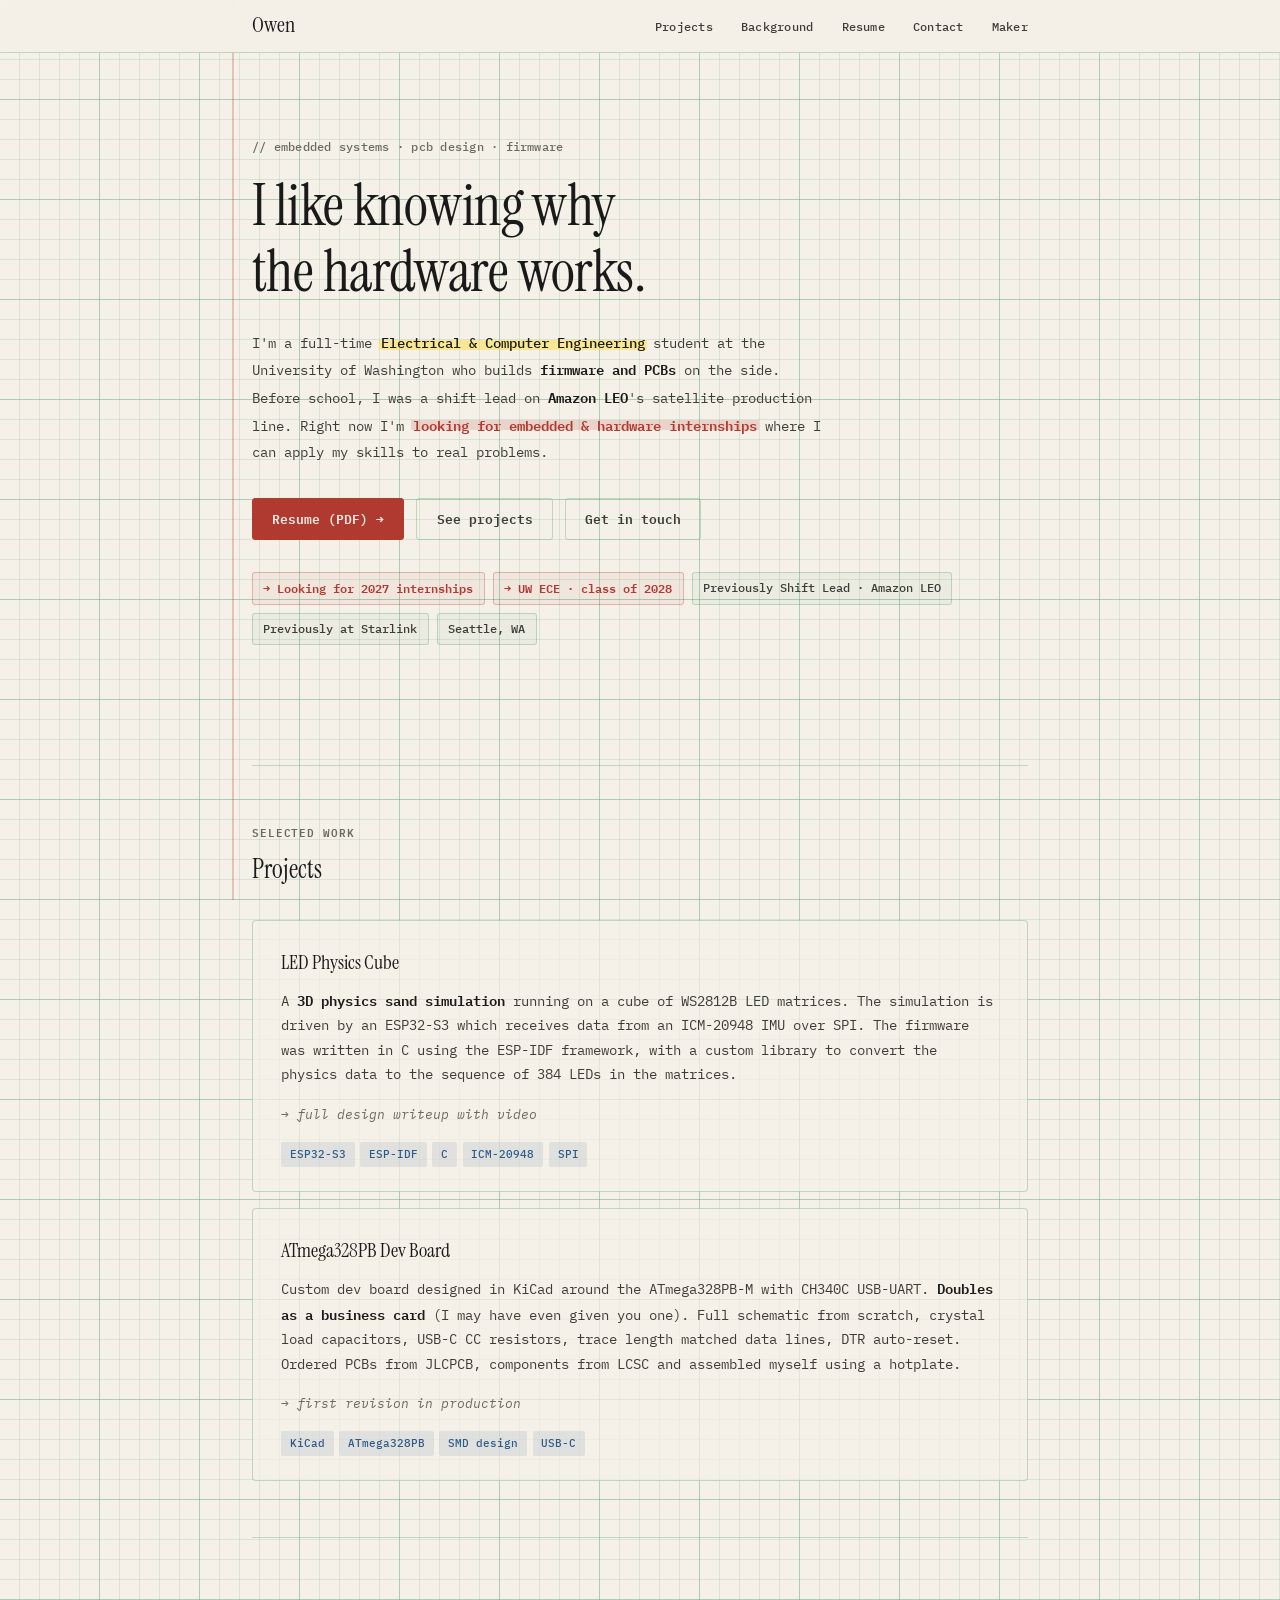
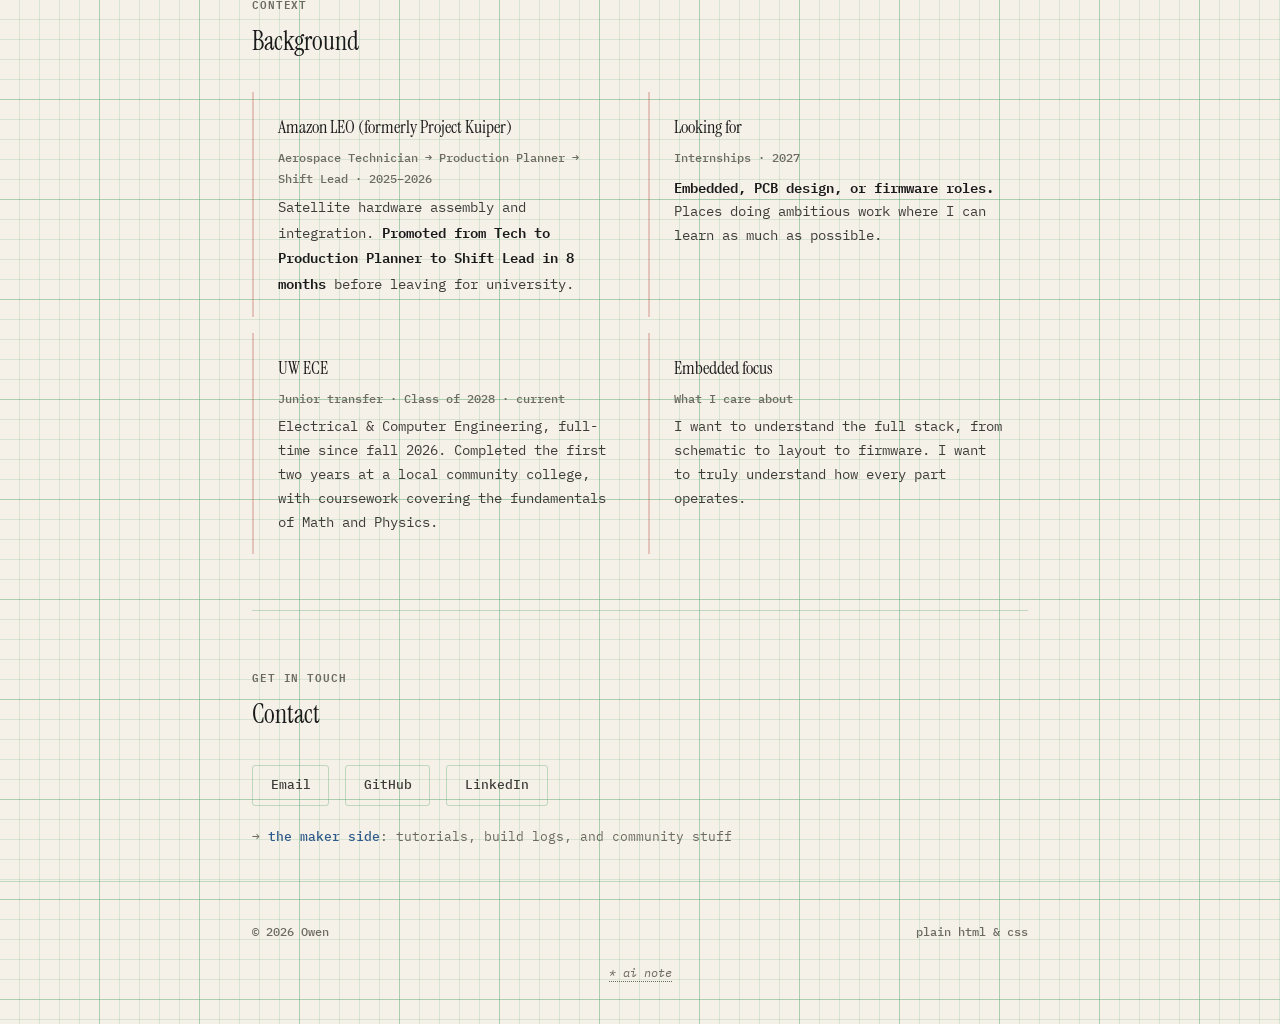
<file: index.html>
<!DOCTYPE html>
<html lang="en">

<head>
  <meta charset="UTF-8">
  <meta name="viewport" content="width=device-width, initial-scale=1.0">
  <title>Owen — Projects & Background</title>
  <meta name="description" content="Embedded systems projects, PCB design, and professional background.">
  <link rel="stylesheet" href="style.css">
</head>

<body>

  <!-- Nav -->
  <header>
    <nav>
      <a href="/" class="nav-name">Owen</a>
      <ul class="nav-links">
        <li><a href="#projects">Projects</a></li>
        <li><a href="#background">Background</a></li>
        <li><a href="resume.html">Resume</a></li>
        <li><a href="#contact">Contact</a></li>
        <li><a href="maker.html">Maker</a></li>
      </ul>
    </nav>
  </header>

  <!-- Hero -->
  <section class="hero">
    <div class="container">
      <p class="hero-label">// embedded systems · pcb design · firmware</p>
      <h1>I like knowing why<br>the hardware works.</h1>
      <p class="hero-intro">
        I'm a full-time <span class="marker">Electrical &amp; Computer Engineering</span> student at the
        University of Washington who builds <strong>firmware and PCBs</strong> on the side. Before school, I
        was a shift lead on <strong>Amazon LEO</strong>'s satellite production line.
        Right now I'm <span class="marker-red">looking for embedded &amp; hardware internships</span>
        where I can apply my skills to real problems.
      </p>
      <div class="hero-actions">
        <a href="resume.html" class="btn-primary">Resume (PDF) →</a>
        <a href="#projects" class="btn-secondary">See projects</a>
        <a href="mailto:oachristensen3@gmail.com" class="btn-secondary">Get in touch</a>
      </div>
      <div class="status-bar">
        <span class="status-tag now">Looking for 2027 internships</span>
        <span class="status-tag now">UW ECE · class of 2028</span>
        <span class="status-tag">Previously Shift Lead · Amazon LEO</span>
        <span class="status-tag">Previously at Starlink</span>
        <span class="status-tag">Seattle, WA</span>
      </div>
    </div>
  </section>

  <div class="container">
    <hr class="divider">
  </div>

  <!-- Projects -->
  <section id="projects">
    <div class="container">
      <p class="section-label">Selected Work</p>
      <h2>Projects</h2>

      <div class="projects-grid">

        <a href="projects/gravity-cube.html" class="project-card">
          <h3>LED Physics Cube</h3>
          <p>
            A <strong>3D physics sand simulation</strong> running on a cube of WS2812B LED matrices.
            The simulation is driven by an ESP32-S3 which receives data from an ICM-20948 IMU over SPI.
            The firmware was written in C using the ESP-IDF framework, with a custom
            library to convert the physics data to the sequence of 384 LEDs in the matrices.
          </p>
          <p class="note">→ full design writeup with video</p>
          <div class="tech-stack">
            <span class="tech-tag">ESP32-S3</span>
            <span class="tech-tag">ESP-IDF</span>
            <span class="tech-tag">C</span>
            <span class="tech-tag">ICM-20948</span>
            <span class="tech-tag">SPI</span>
          </div>
        </a>

        <a href="projects/atmega328pb-dev-board.html" class="project-card">
          <h3>ATmega328PB Dev Board</h3>
          <p>
            Custom dev board designed in KiCad around the ATmega328PB-M
            with CH340C USB-UART. <strong>Doubles as a business card</strong> (I may have even given you one).
            Full schematic from scratch, crystal load capacitors, USB-C CC
            resistors, trace length matched data lines, DTR auto-reset. Ordered PCBs from JLCPCB, components from LCSC and assembled myself using a
            hotplate.
          </p>
          <p class="note">→ first revision in production</p>
          <div class="tech-stack">
            <span class="tech-tag">KiCad</span>
            <span class="tech-tag">ATmega328PB</span>
            <span class="tech-tag">SMD design</span>
            <span class="tech-tag">USB-C</span>
          </div>
        </a>

      </div>
    </div>
  </section>

  <div class="container">
    <hr class="divider">
  </div>

  <!-- Background -->
  <section id="background">
    <div class="container">
      <p class="section-label">Context</p>
      <h2>Background</h2>

      <div class="background-grid">
        <div class="bg-card">
          <h3>Amazon LEO (formerly Project Kuiper)</h3>
          <p class="sub">Aerospace Technician → Production Planner → Shift Lead · 2025–2026</p>
          <p>Satellite hardware assembly and integration. <strong>Promoted from Tech to Production Planner to Shift Lead in 8 months</strong> before leaving for university.</p>
        </div>
        <div class="bg-card">
          <h3>Looking for</h3>
          <p class="sub">Internships · 2027</p>
          <p><strong>Embedded, PCB design, or firmware roles.</strong> Places doing ambitious work where I can learn as much as possible.</p>
        </div>
        <div class="bg-card">
          <h3>UW ECE</h3>
          <p class="sub">Junior transfer · Class of 2028 · current</p>
          <p>Electrical &amp; Computer Engineering, full-time since fall 2026. Completed the first two years at a local community college, with coursework covering the fundamentals of Math and Physics.</p>
        </div>
        <div class="bg-card">
          <h3>Embedded focus</h3>
          <p class="sub">What I care about</p>
          <p> I want to understand the full stack, from schematic to layout to firmware.  I want to truly understand how every part operates. </p>
        </div>
      </div>
    </div>
  </section>

  <div class="container">
    <hr class="divider">
  </div>

  <!-- Contact -->
  <section id="contact">
    <div class="container">
      <p class="section-label">Get in touch</p>
      <h2>Contact</h2>
      <div class="contact-links">
        <a href="mailto:oachristensen3@gmail.com">Email</a>
        <a href="https://github.com/Oachristensen" target="_blank" rel="noopener">GitHub</a>
        <a href="https://www.linkedin.com/in/owen-christensen-647299256/" target="_blank" rel="noopener">LinkedIn</a>
      </div>
      <p class="maker-link">
        → <a href="maker.html">the maker side</a>: tutorials, build logs, and community stuff
      </p>
    </div>
  </section>

  <footer>
    <div class="container">
      <div class="footer-inner">
        <p>&copy; 2026 Owen</p>
        <p>plain html & css</p>
      </div>
      <div style="text-align:center; margin-top:1rem;">
        <span class="ai-note">
          <span class="ai-note-trigger">* ai note</span>
          <span class="ai-note-body">The HTML and CSS for this website were created with the help of AI,
            I am not a frontend developer and wanted to experiment with Claude code.
            All design decisions and written content are mine</span>
        </span>
      </div>
    </div>
  </footer>

</body>

</html>
</file>
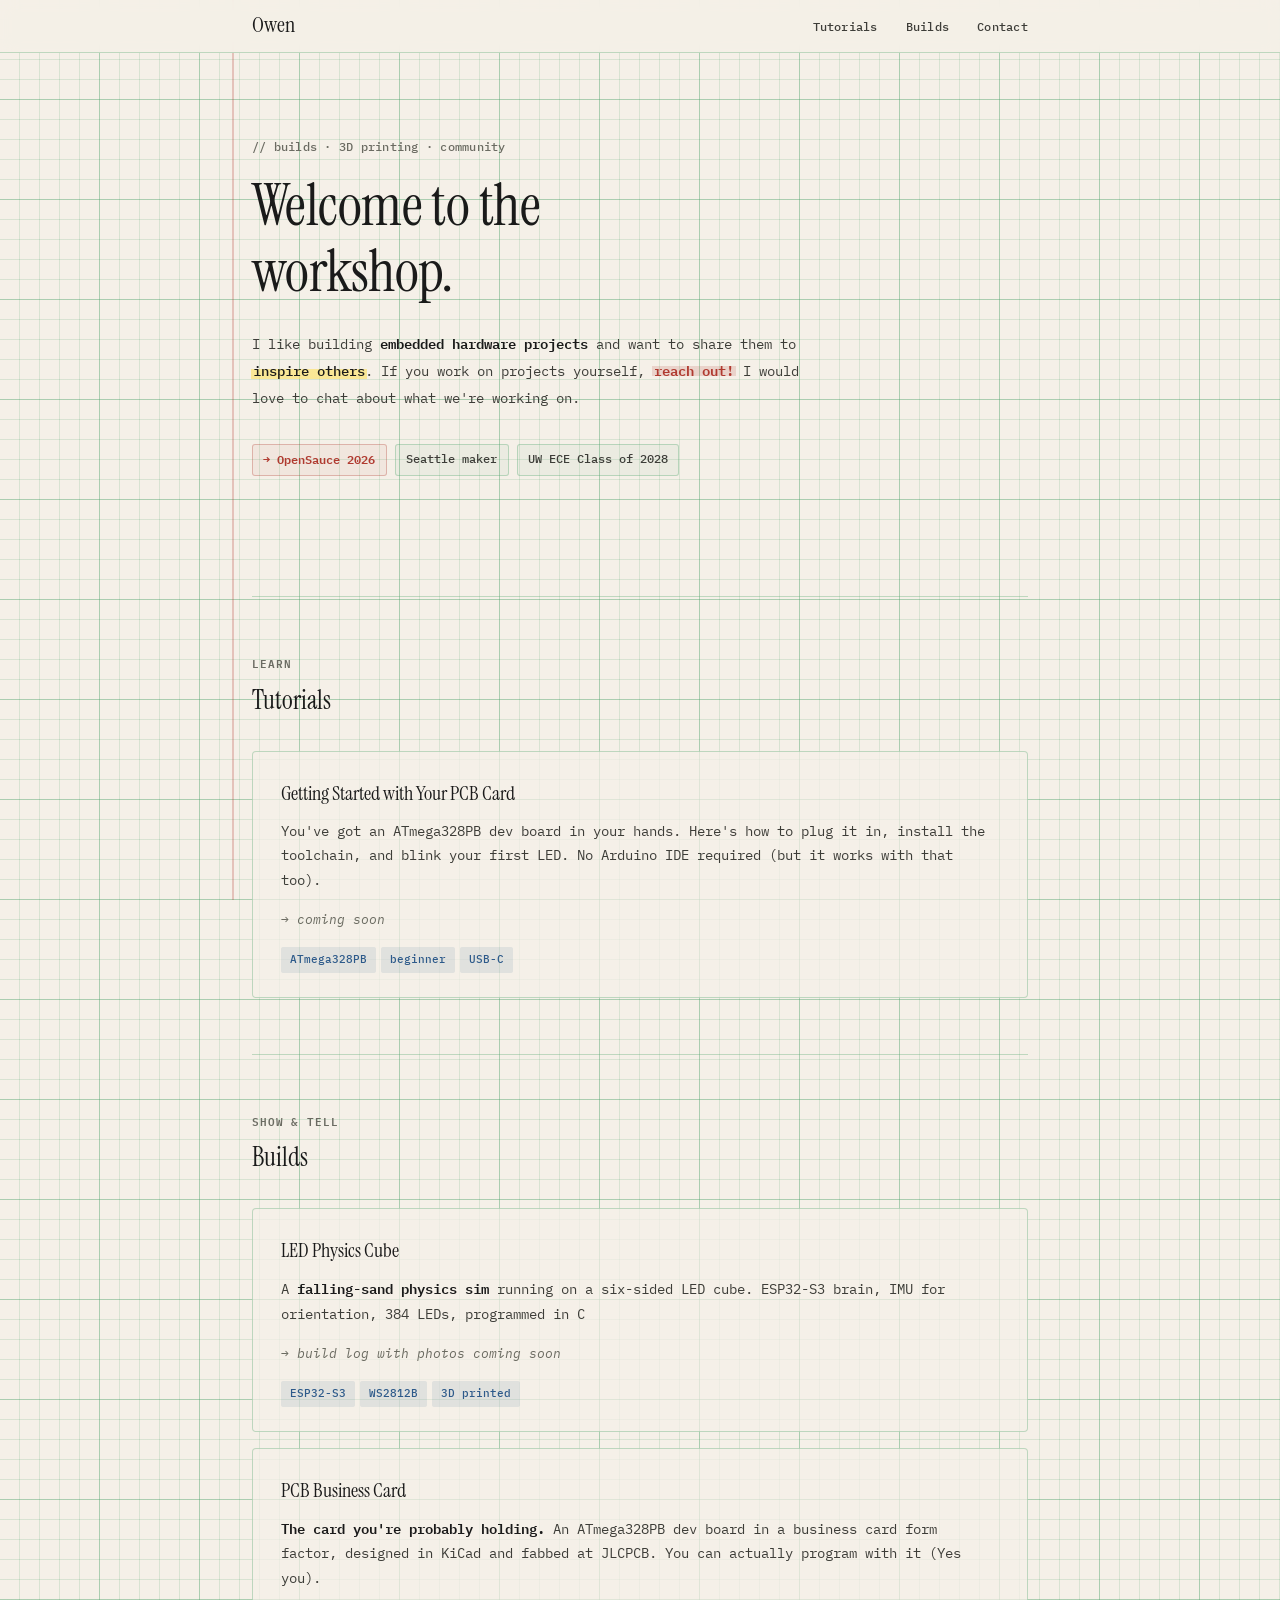
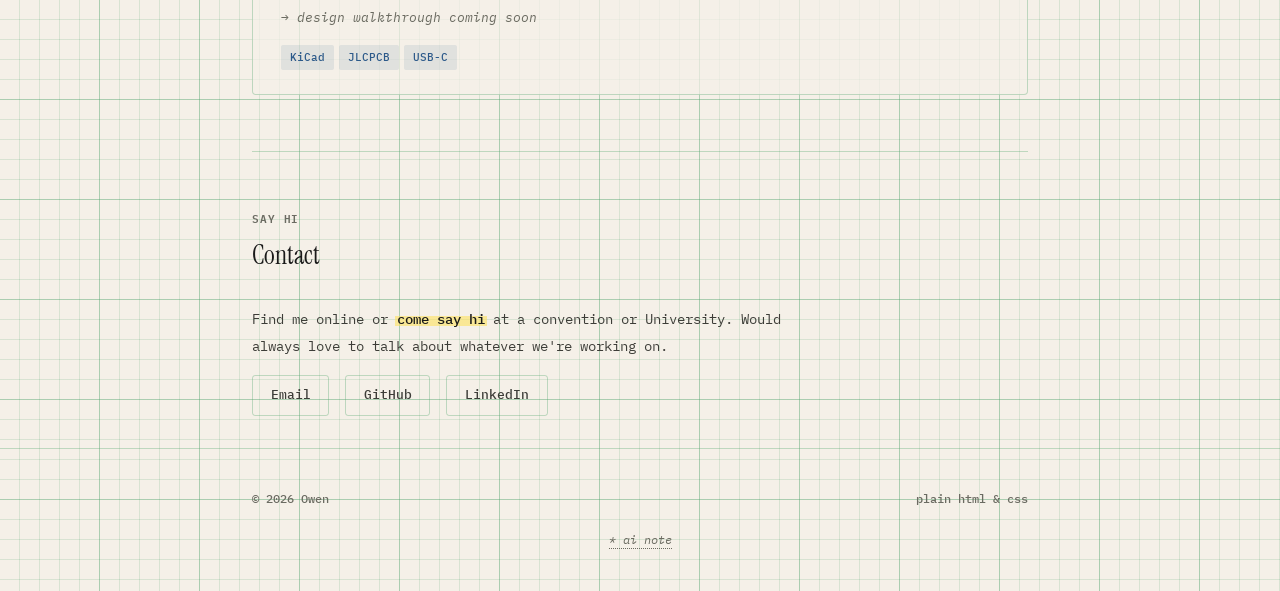
<file: maker.html>
<!DOCTYPE html>
<html lang="en">

<head>
  <meta charset="UTF-8">
  <meta name="viewport" content="width=device-width, initial-scale=1.0">
  <title>Owen — Maker Stuff</title>
  <meta name="description" content="Tutorials, build logs, and maker community links.">
  <link rel="stylesheet" href="style.css">
</head>

<body>

  <!-- Nav -->
  <header>
    <nav>
      <a href="/" class="nav-name">Owen</a>
      <ul class="nav-links">
        <li><a href="#tutorials">Tutorials</a></li>
        <li><a href="#builds">Builds</a></li>
        <li><a href="#contact">Contact</a></li>
      </ul>
    </nav>
  </header>

  <!-- Hero -->
  <section class="hero">
    <div class="container">
      <p class="hero-label">// builds · 3D printing · community</p>
      <h1>Welcome to the<br>workshop.</h1>
      <p class="hero-intro">
        I like building <strong>embedded hardware projects</strong>
        and want to share them to <span class="marker">inspire others</span>.
        If you work on projects yourself, <span class="marker-red">reach out!</span> I would
        love to chat about what we're working on.
      </p>
      <div class="status-bar">
        <span class="status-tag now">OpenSauce 2026</span>
        <span class="status-tag">Seattle maker</span>
        <span class="status-tag">UW ECE Class of 2028</span>
      </div>
    </div>
  </section>

  <div class="container">
    <hr class="divider">
  </div>

  <!-- Tutorials -->
  <section id="tutorials">
    <div class="container">
      <p class="section-label">Learn</p>
      <h2>Tutorials</h2>

      <div class="projects-grid">

        <a href="projects/getting-started-pcb-card.html" class="project-card">
          <h3>Getting Started with Your PCB Card</h3>
          <p>
            You've got an ATmega328PB dev board in your hands. Here's
            how to plug it in, install the toolchain, and blink your
            first LED. No Arduino IDE required (but it works with that too).
          </p>
          <p class="note">→ coming soon</p>
          <div class="tech-stack">
            <span class="tech-tag">ATmega328PB</span>
            <span class="tech-tag">beginner</span>
            <span class="tech-tag">USB-C</span>
          </div>
        </a>

      </div>
    </div>
  </section>

  <div class="container">
    <hr class="divider">
  </div>

  <!-- Builds -->
  <section id="builds">
    <div class="container">
      <p class="section-label">Show & Tell</p>
      <h2>Builds</h2>

      <div class="projects-grid">

        <a href="projects/gravity-cube.html" class="project-card">
          <h3>LED Physics Cube</h3>
          <p>
            A <strong>falling-sand physics sim</strong> running on a six-sided LED cube.
           ESP32-S3 brain, IMU for
            orientation, 384 LEDs, programmed in C
          </p>
          <p class="note">→ build log with photos coming soon</p>
          <div class="tech-stack">
            <span class="tech-tag">ESP32-S3</span>
            <span class="tech-tag">WS2812B</span>
            <span class="tech-tag">3D printed</span>
          </div>
        </a>

        <a href="projects/pcb-business-card-build.html" class="project-card">
          <h3>PCB Business Card</h3>
          <p>
            <strong>The card you're probably holding.</strong> An ATmega328PB dev
            board in a business card form factor, designed in KiCad
            and fabbed at JLCPCB.  You can actually program with it (Yes you).
          </p>
          <p class="note">→ design walkthrough coming soon</p>
          <div class="tech-stack">
            <span class="tech-tag">KiCad</span>
            <span class="tech-tag">JLCPCB</span>
            <span class="tech-tag">USB-C</span>
          </div>
        </a>

      </div>
    </div>
  </section>

  <div class="container">
    <hr class="divider">
  </div>

  <!-- Contact -->
  <section id="contact">
    <div class="container">
      <p class="section-label">Say hi</p>
      <h2>Contact</h2>
      <p class="hero-intro" style="margin-bottom: 1rem;">
        Find me online or <span class="marker">come say hi</span> at a convention or University. Would always love to talk about whatever we're working on.
      </p>
      <div class="contact-links">
        <a href="mailto:oachristensen3@gmail.com">Email</a>
        <a href="https://github.com/Oachristensen" target="_blank" rel="noopener">GitHub</a>
        <a href="https://www.linkedin.com/in/owen-christensen-647299256/" target="_blank" rel="noopener">LinkedIn</a>
      </div>
    </div>
  </section>

  <footer>
    <div class="container">
      <div class="footer-inner">
        <p>&copy; 2026 Owen</p>
        <p>plain html & css</p>
      </div>
      <div style="text-align:center; margin-top:1rem;">
        <span class="ai-note">
          <span class="ai-note-trigger">* ai note</span>
          <span class="ai-note-body">The HTML and CSS for this website were created with the help of AI,
            I am not a frontend developer and wanted to experiment with Claude code.
            All design decisions and written content are mine</span>
        </span>
      </div>
    </div>
  </footer>

</body>

</html>
</file>
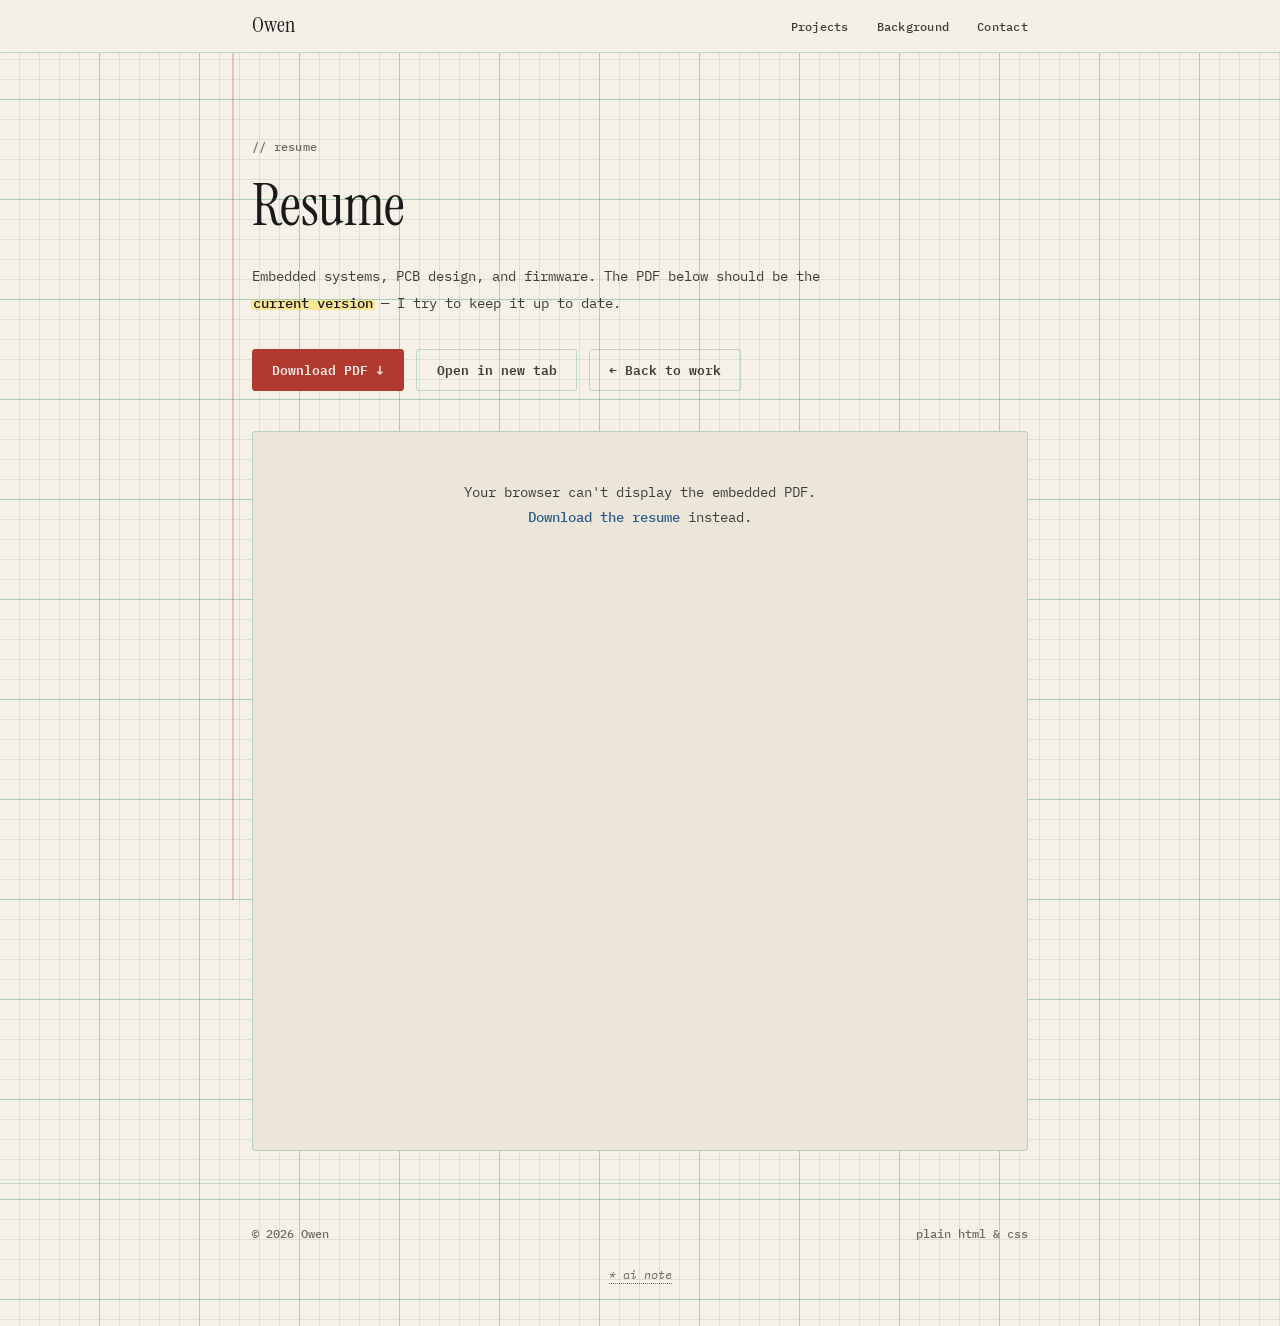
<file: resume.html>
<!DOCTYPE html>
<html lang="en">

<head>
  <meta charset="UTF-8">
  <meta name="viewport" content="width=device-width, initial-scale=1.0">
  <title>Owen — Resume</title>
  <meta name="description" content="Owen Christensen — resume. Embedded systems, PCB design, and firmware.">
  <link rel="stylesheet" href="style.css">
</head>

<body>

  <!-- Nav -->
  <header>
    <nav>
      <a href="/" class="nav-name">Owen</a>
      <ul class="nav-links">
        <li><a href="index.html#projects">Projects</a></li>
        <li><a href="index.html#background">Background</a></li>
        <li><a href="index.html#contact">Contact</a></li>
      </ul>
    </nav>
  </header>

  <!-- Hero -->
  <section class="hero" style="padding-bottom: 1.5rem;">
    <div class="container">
      <p class="hero-label">// resume</p>
      <h1>Resume</h1>
      <p class="hero-intro">
        Embedded systems, PCB design, and firmware. The PDF below should be the
        <span class="marker">current version</span> — I try to keep it up to date.
      </p>
      <div class="hero-actions">
        <a href="assets/owen-resume.pdf" class="btn-primary" download>Download PDF ↓</a>
        <a href="assets/owen-resume.pdf" class="btn-secondary" target="_blank" rel="noopener">Open in new tab</a>
        <a href="index.html" class="btn-secondary">← Back to work</a>
      </div>
    </div>
  </section>

  <!-- Embedded PDF -->
  <div class="container">
    <object class="resume-frame" data="assets/owen-resume.pdf" type="application/pdf">
      <div class="resume-fallback">
        <p>Your browser can't display the embedded PDF.<br>
          <a href="assets/owen-resume.pdf" download>Download the resume</a> instead.</p>
      </div>
    </object>
  </div>

  <footer>
    <div class="container">
      <div class="footer-inner">
        <p>&copy; 2026 Owen</p>
        <p>plain html & css</p>
      </div>
      <div style="text-align:center; margin-top:1rem;">
        <span class="ai-note">
          <span class="ai-note-trigger">* ai note</span>
          <span class="ai-note-body">The HTML and CSS for this website were created with the help of AI,
            I am not a frontend developer and wanted to experiment with Claude code.
            All design decisions and written content are mine</span>
        </span>
      </div>
    </div>
  </footer>

</body>

</html>
</file>
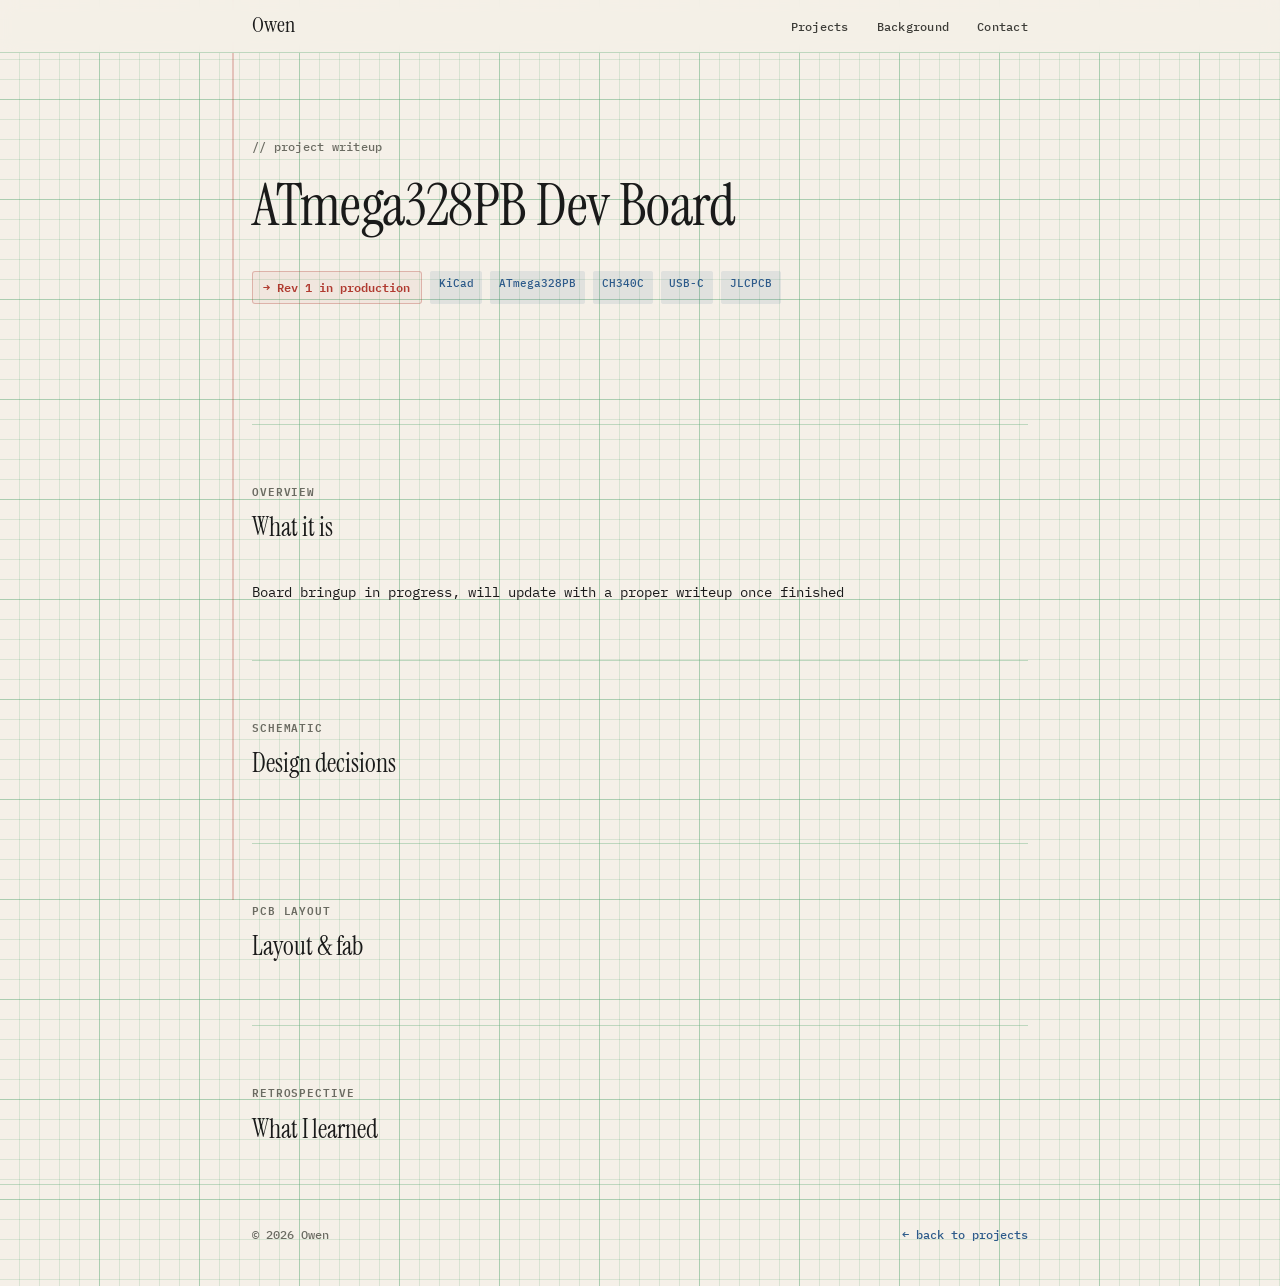
<file: projects/atmega328pb-dev-board.html>
<!DOCTYPE html>
<html lang="en">

<head>
  <meta charset="UTF-8">
  <meta name="viewport" content="width=device-width, initial-scale=1.0">
  <title>ATmega328PB Dev Board — Owen</title>
  <meta name="description" content="Design writeup for the ATmega328PB PCB business card dev board.">
  <link rel="stylesheet" href="../style.css">
</head>

<body>

  <!-- Nav -->
  <header>
    <nav>
      <a href="/" class="nav-name">Owen</a>
      <ul class="nav-links">
        <li><a href="../index.html#projects">Projects</a></li>
        <li><a href="../index.html#background">Background</a></li>
        <li><a href="../index.html#contact">Contact</a></li>
      </ul>
    </nav>
  </header>

  <!-- Hero -->
  <section class="hero">
    <div class="container">
      <p class="hero-label">// project writeup</p>
      <h1>ATmega328PB Dev Board</h1>
      <p class="hero-intro">
        <!-- TODO: one-line project summary -->
      </p>
      <div class="status-bar">
        <span class="status-tag now">Rev 1 in production</span>
        <span class="tech-tag">KiCad</span>
        <span class="tech-tag">ATmega328PB</span>
        <span class="tech-tag">CH340C</span>
        <span class="tech-tag">USB-C</span>
        <span class="tech-tag">JLCPCB</span>
      </div>
    </div>
  </section>

  <div class="container">
    <hr class="divider">
  </div>

  <!-- Overview -->
  <section>
    <div class="container">
      <p class="section-label">Overview</p>
      <h2>What it is</h2>
      <p>
        Board bringup in progress, will update with a proper writeup once finished </p>
    </div>
  </section>

  <div class="container">
    <hr class="divider">
  </div>

  <!-- Schematic -->
  <section>
    <div class="container">
      <p class="section-label">Schematic</p>
      <h2>Design decisions</h2>
      <p>
        <!-- TODO: schematic walkthrough — crystal load caps, USB-C CC resistors, DTR auto-reset circuit -->
      </p>
    </div>
  </section>

  <div class="container">
    <hr class="divider">
  </div>

  <!-- Layout -->
  <section>
    <div class="container">
      <p class="section-label">PCB Layout</p>
      <h2>Layout & fab</h2>
      <p>
        <!-- TODO: layout notes, JLCPCB order, LCSC BOM, hotplate assembly process -->
      </p>
    </div>
  </section>

  <div class="container">
    <hr class="divider">
  </div>

  <!-- Lessons -->
  <section>
    <div class="container">
      <p class="section-label">Retrospective</p>
      <h2>What I learned</h2>
      <p>
        <!-- TODO: lessons learned, what you'd change in rev 2 -->
      </p>
    </div>
  </section>

  <footer>
    <div class="container">
      <div class="footer-inner">
        <p>&copy; 2026 Owen</p>
        <p><a href="../index.html#projects">← back to projects</a></p>
      </div>
    </div>
  </footer>

</body>

</html>
</file>
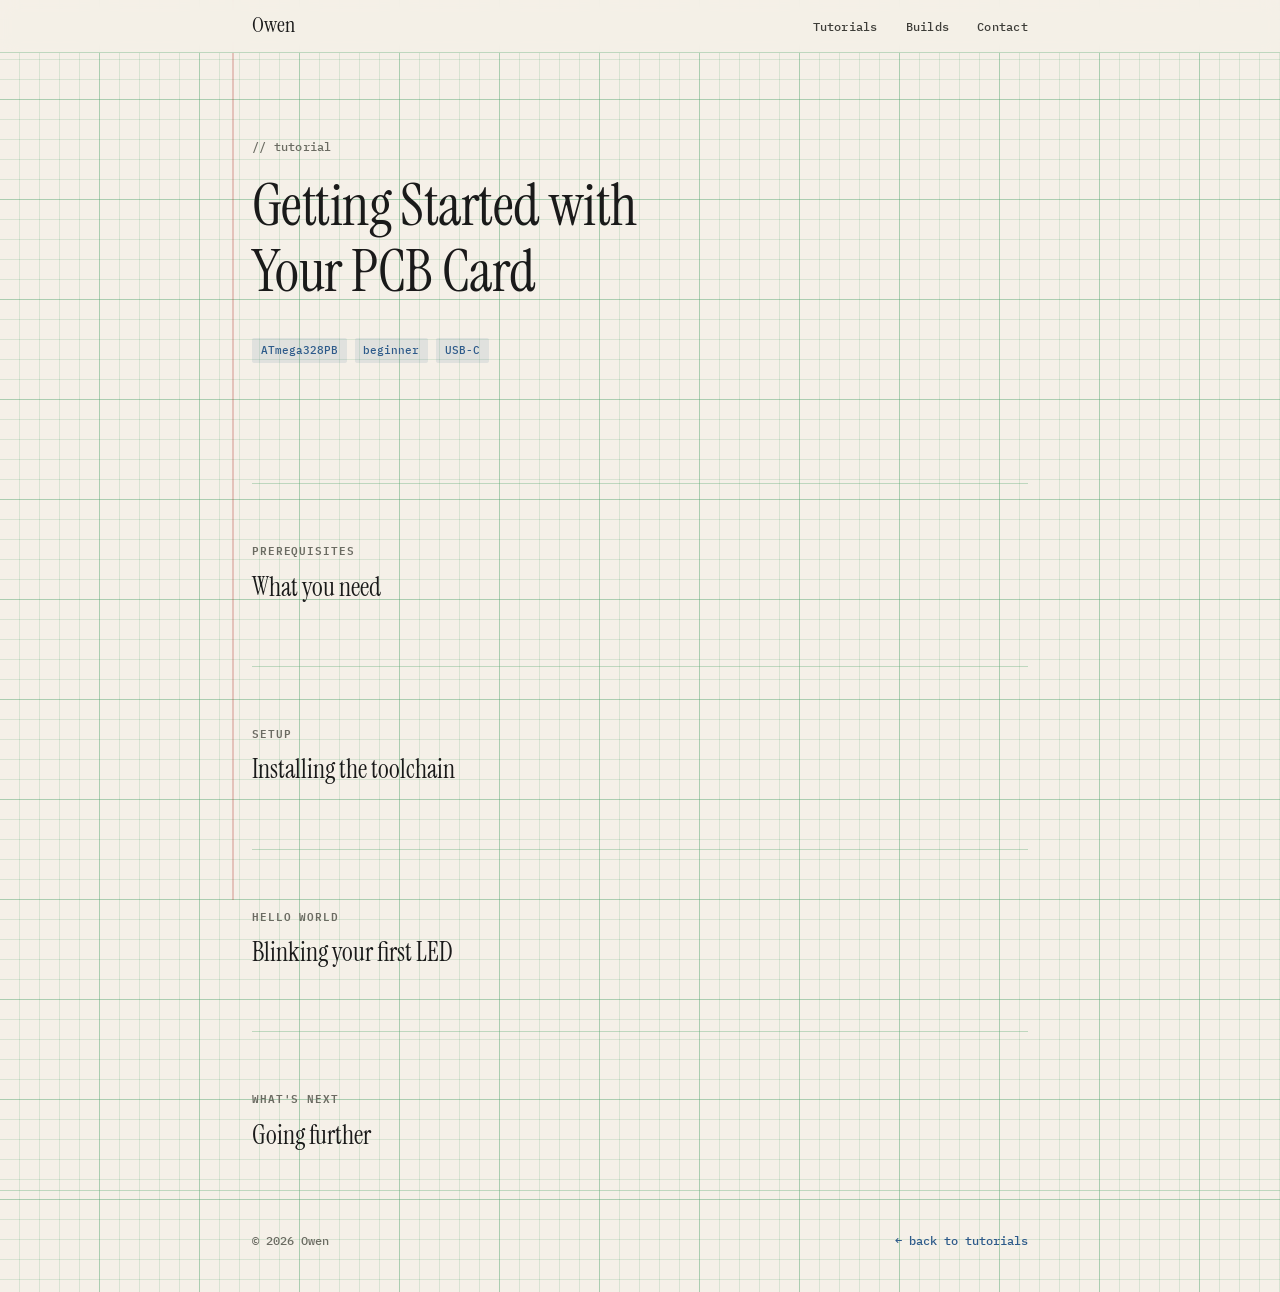
<file: projects/getting-started-pcb-card.html>
<!DOCTYPE html>
<html lang="en">

<head>
  <meta charset="UTF-8">
  <meta name="viewport" content="width=device-width, initial-scale=1.0">
  <title>Getting Started with Your PCB Card — Owen</title>
  <meta name="description" content="A beginner's guide to programming your ATmega328PB PCB business card.">
  <link rel="stylesheet" href="../style.css">
</head>

<body>

  <!-- Nav -->
  <header>
    <nav>
      <a href="/" class="nav-name">Owen</a>
      <ul class="nav-links">
        <li><a href="../maker.html#tutorials">Tutorials</a></li>
        <li><a href="../maker.html#builds">Builds</a></li>
        <li><a href="../maker.html#contact">Contact</a></li>
      </ul>
    </nav>
  </header>

  <!-- Hero -->
  <section class="hero">
    <div class="container">
      <p class="hero-label">// tutorial</p>
      <h1>Getting Started with<br>Your PCB Card</h1>
      <p class="hero-intro">
        <!-- TODO: one-line summary of what this tutorial covers -->
      </p>
      <div class="status-bar">
        <span class="tech-tag">ATmega328PB</span>
        <span class="tech-tag">beginner</span>
        <span class="tech-tag">USB-C</span>
      </div>
    </div>
  </section>

  <div class="container">
    <hr class="divider">
  </div>

  <!-- What you need -->
  <section>
    <div class="container">
      <p class="section-label">Prerequisites</p>
      <h2>What you need</h2>
      <p>
        <!-- TODO: list of required tools, software, and hardware (USB-C cable, avrdude, etc.) -->
      </p>
    </div>
  </section>

  <div class="container">
    <hr class="divider">
  </div>

  <!-- Toolchain -->
  <section>
    <div class="container">
      <p class="section-label">Setup</p>
      <h2>Installing the toolchain</h2>
      <p>
        <!-- TODO: step-by-step toolchain install — avr-gcc, avrdude, CH340 driver -->
      </p>
    </div>
  </section>

  <div class="container">
    <hr class="divider">
  </div>

  <!-- First program -->
  <section>
    <div class="container">
      <p class="section-label">Hello World</p>
      <h2>Blinking your first LED</h2>
      <p>
        <!-- TODO: walkthrough of blink code, compiling, and flashing via avrdude -->
      </p>
    </div>
  </section>

  <div class="container">
    <hr class="divider">
  </div>

  <!-- Next steps -->
  <section>
    <div class="container">
      <p class="section-label">What's next</p>
      <h2>Going further</h2>
      <p>
        <!-- TODO: links to next tutorials, Arduino IDE option, project ideas -->
      </p>
    </div>
  </section>

  <footer>
    <div class="container">
      <div class="footer-inner">
        <p>&copy; 2026 Owen</p>
        <p><a href="../maker.html#tutorials">← back to tutorials</a></p>
      </div>
    </div>
  </footer>

</body>

</html>
</file>
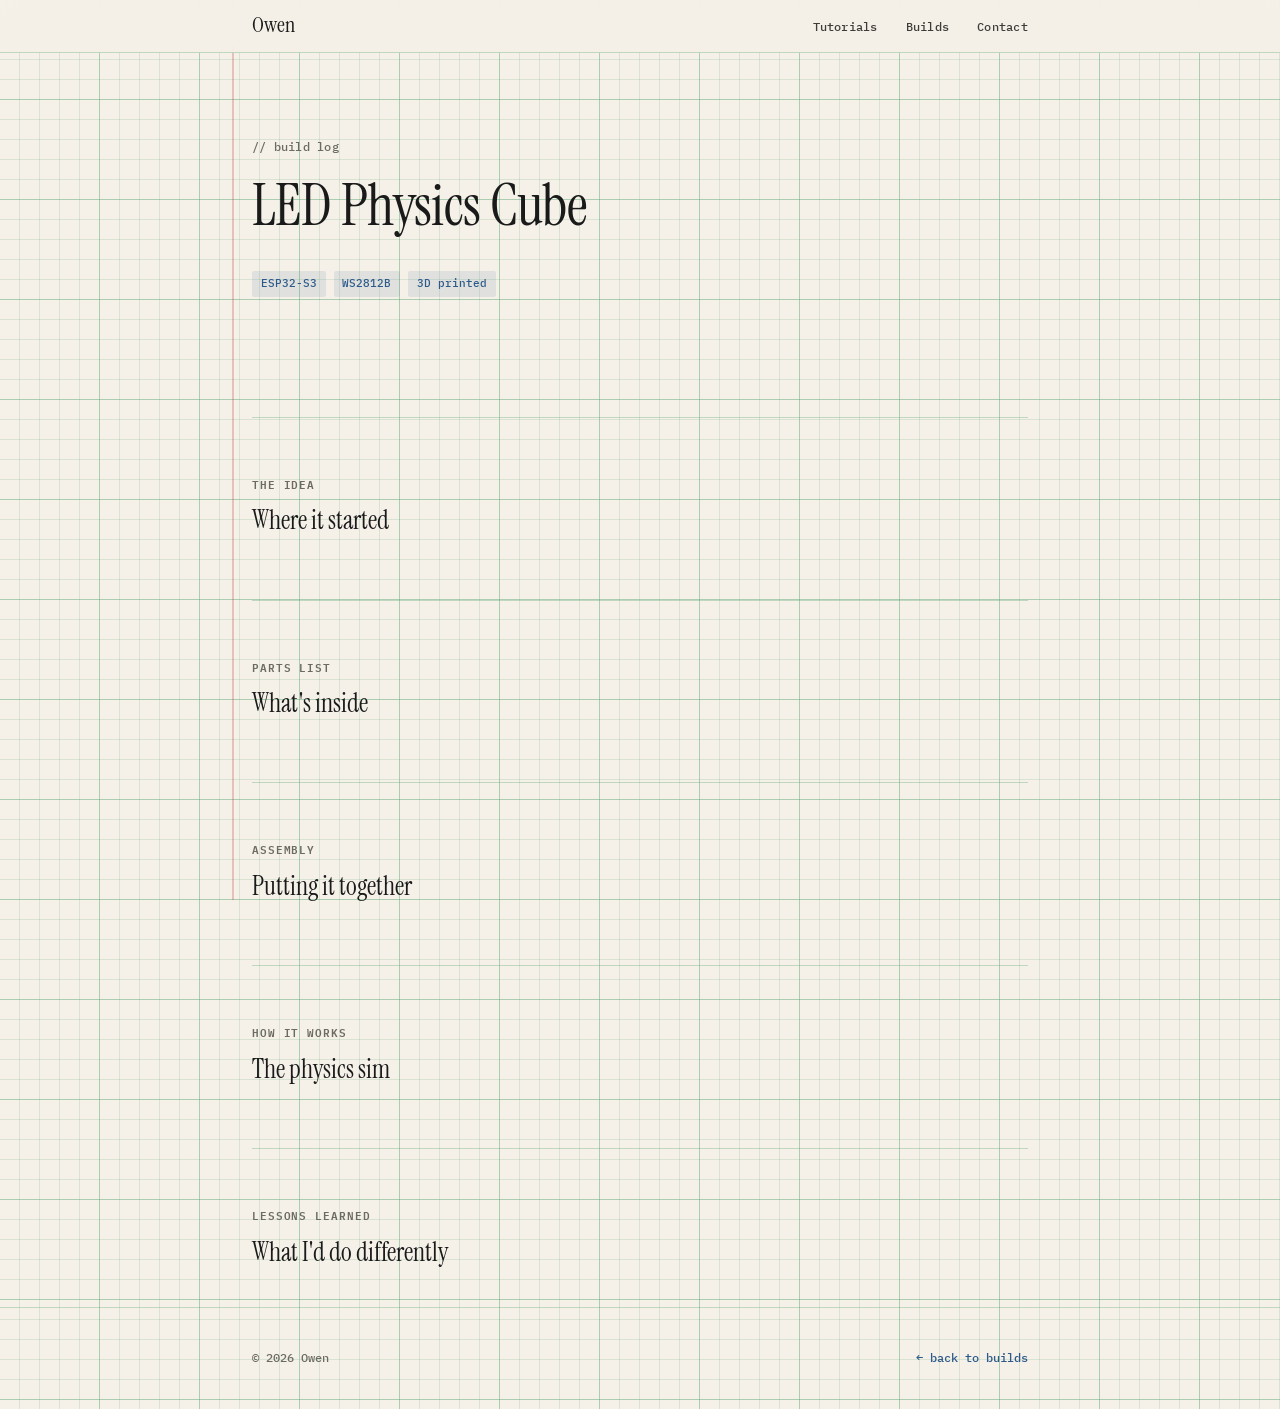
<file: projects/gravity-cube-build.html>
<!DOCTYPE html>
<html lang="en">

<head>
  <meta charset="UTF-8">
  <meta name="viewport" content="width=device-width, initial-scale=1.0">
  <title>LED Physics Cube — Build Log — Owen</title>
  <meta name="description" content="Build log for the LED physics cube — falling sand sim on a six-sided LED matrix.">
  <link rel="stylesheet" href="../style.css">
</head>

<body>

  <!-- Nav -->
  <header>
    <nav>
      <a href="/" class="nav-name">Owen</a>
      <ul class="nav-links">
        <li><a href="../maker.html#tutorials">Tutorials</a></li>
        <li><a href="../maker.html#builds">Builds</a></li>
        <li><a href="../maker.html#contact">Contact</a></li>
      </ul>
    </nav>
  </header>

  <!-- Hero -->
  <section class="hero">
    <div class="container">
      <p class="hero-label">// build log</p>
      <h1>LED Physics Cube</h1>
      <p class="hero-intro">
        <!-- TODO: one-line description of the build -->
      </p>
      <div class="status-bar">
        <span class="tech-tag">ESP32-S3</span>
        <span class="tech-tag">WS2812B</span>
        <span class="tech-tag">3D printed</span>
      </div>
    </div>
  </section>

  <div class="container">
    <hr class="divider">
  </div>

  <!-- Intro -->
  <section>
    <div class="container">
      <p class="section-label">The Idea</p>
      <h2>Where it started</h2>
      <p>
        <!-- TODO: what inspired the build, what you wanted to make -->
      </p>
    </div>
  </section>

  <div class="container">
    <hr class="divider">
  </div>

  <!-- Parts -->
  <section>
    <div class="container">
      <p class="section-label">Parts list</p>
      <h2>What's inside</h2>
      <p>
        <!-- TODO: BOM — ESP32-S3, LED matrices, IMU, frame materials, connectors -->
      </p>
    </div>
  </section>

  <div class="container">
    <hr class="divider">
  </div>

  <!-- Assembly -->
  <section>
    <div class="container">
      <p class="section-label">Assembly</p>
      <h2>Putting it together</h2>
      <p>
        <!-- TODO: build process with photos — frame, LED wiring, soldering, 3D printing -->
      </p>
    </div>
  </section>

  <div class="container">
    <hr class="divider">
  </div>

  <!-- How it works -->
  <section>
    <div class="container">
      <p class="section-label">How it works</p>
      <h2>The physics sim</h2>
      <p>
        <!-- TODO: high-level explanation of the simulation and LED mapping, accessible to makers -->
      </p>
    </div>
  </section>

  <div class="container">
    <hr class="divider">
  </div>

  <!-- Lessons -->
  <section>
    <div class="container">
      <p class="section-label">Lessons learned</p>
      <h2>What I'd do differently</h2>
      <p>
        <!-- TODO: gotchas, mistakes, what worked, what didn't -->
      </p>
    </div>
  </section>

  <footer>
    <div class="container">
      <div class="footer-inner">
        <p>&copy; 2026 Owen</p>
        <p><a href="../maker.html#builds">← back to builds</a></p>
      </div>
    </div>
  </footer>

</body>

</html>
</file>
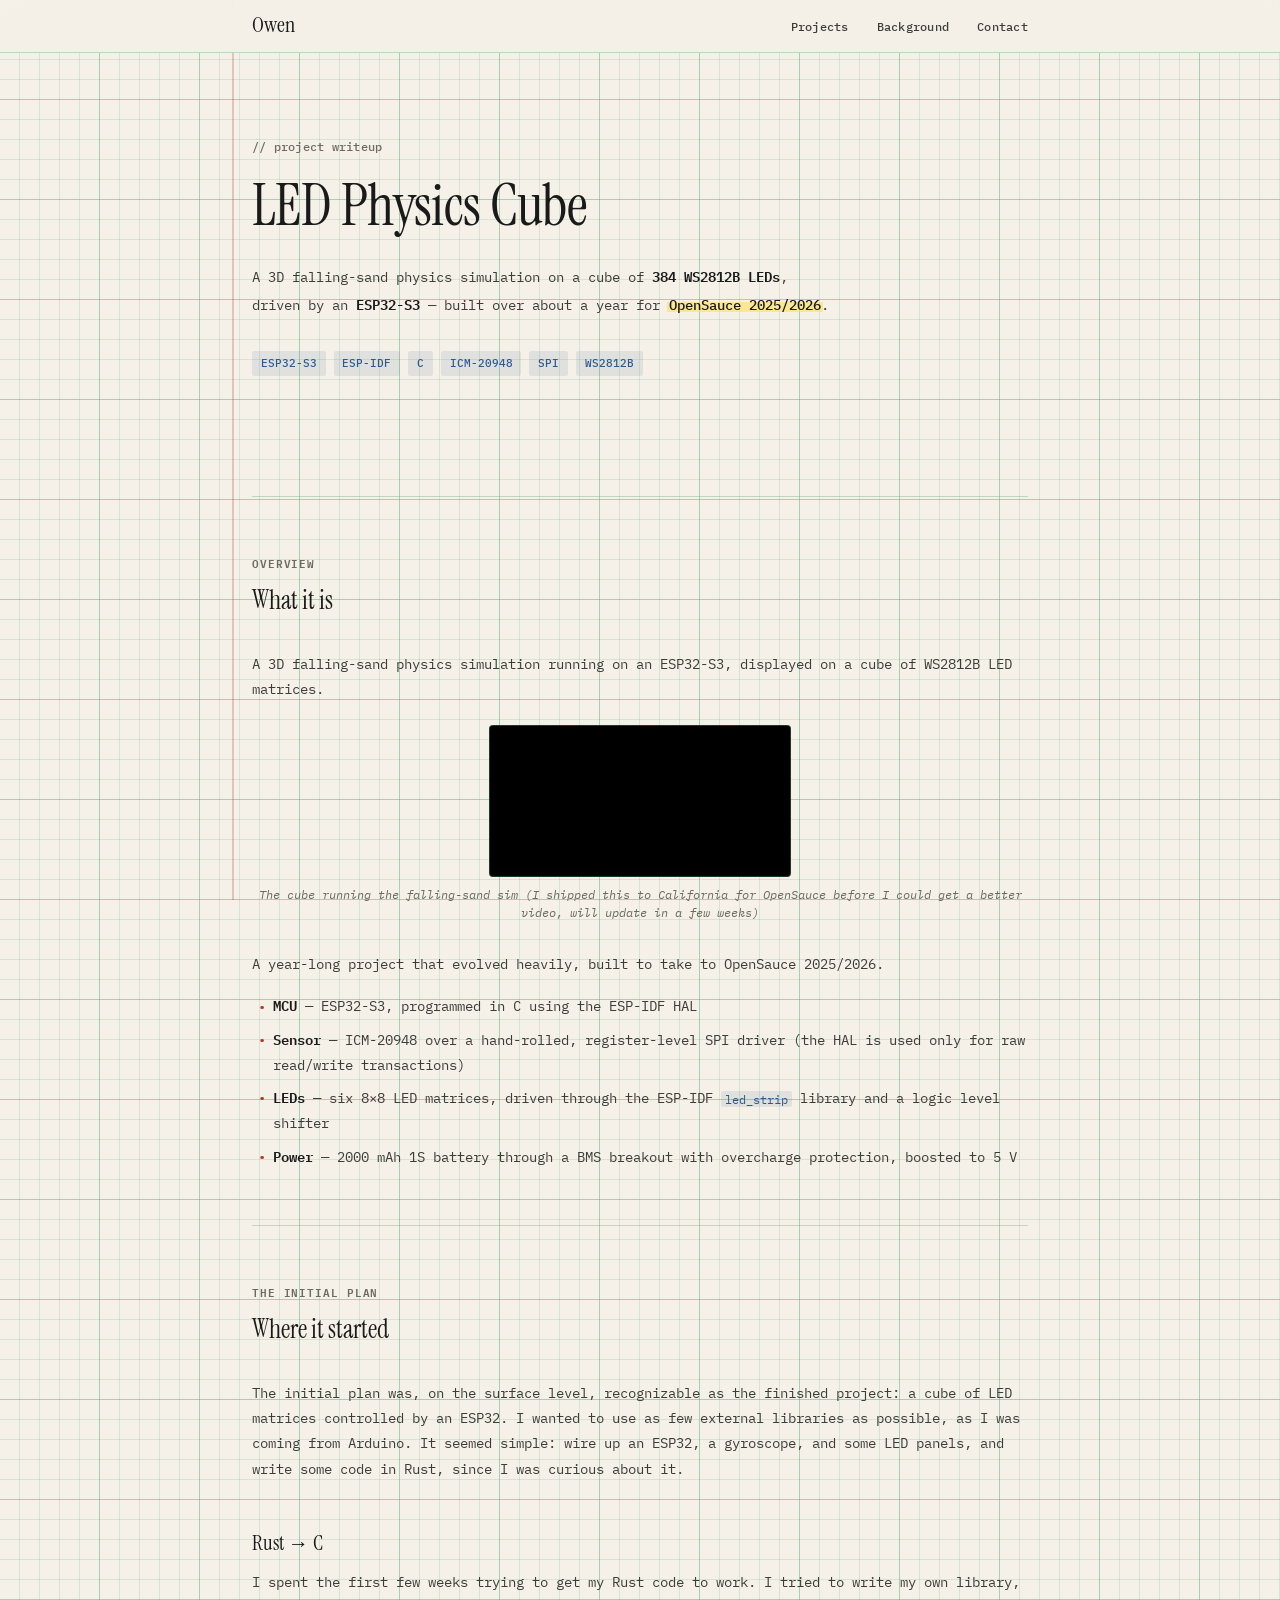
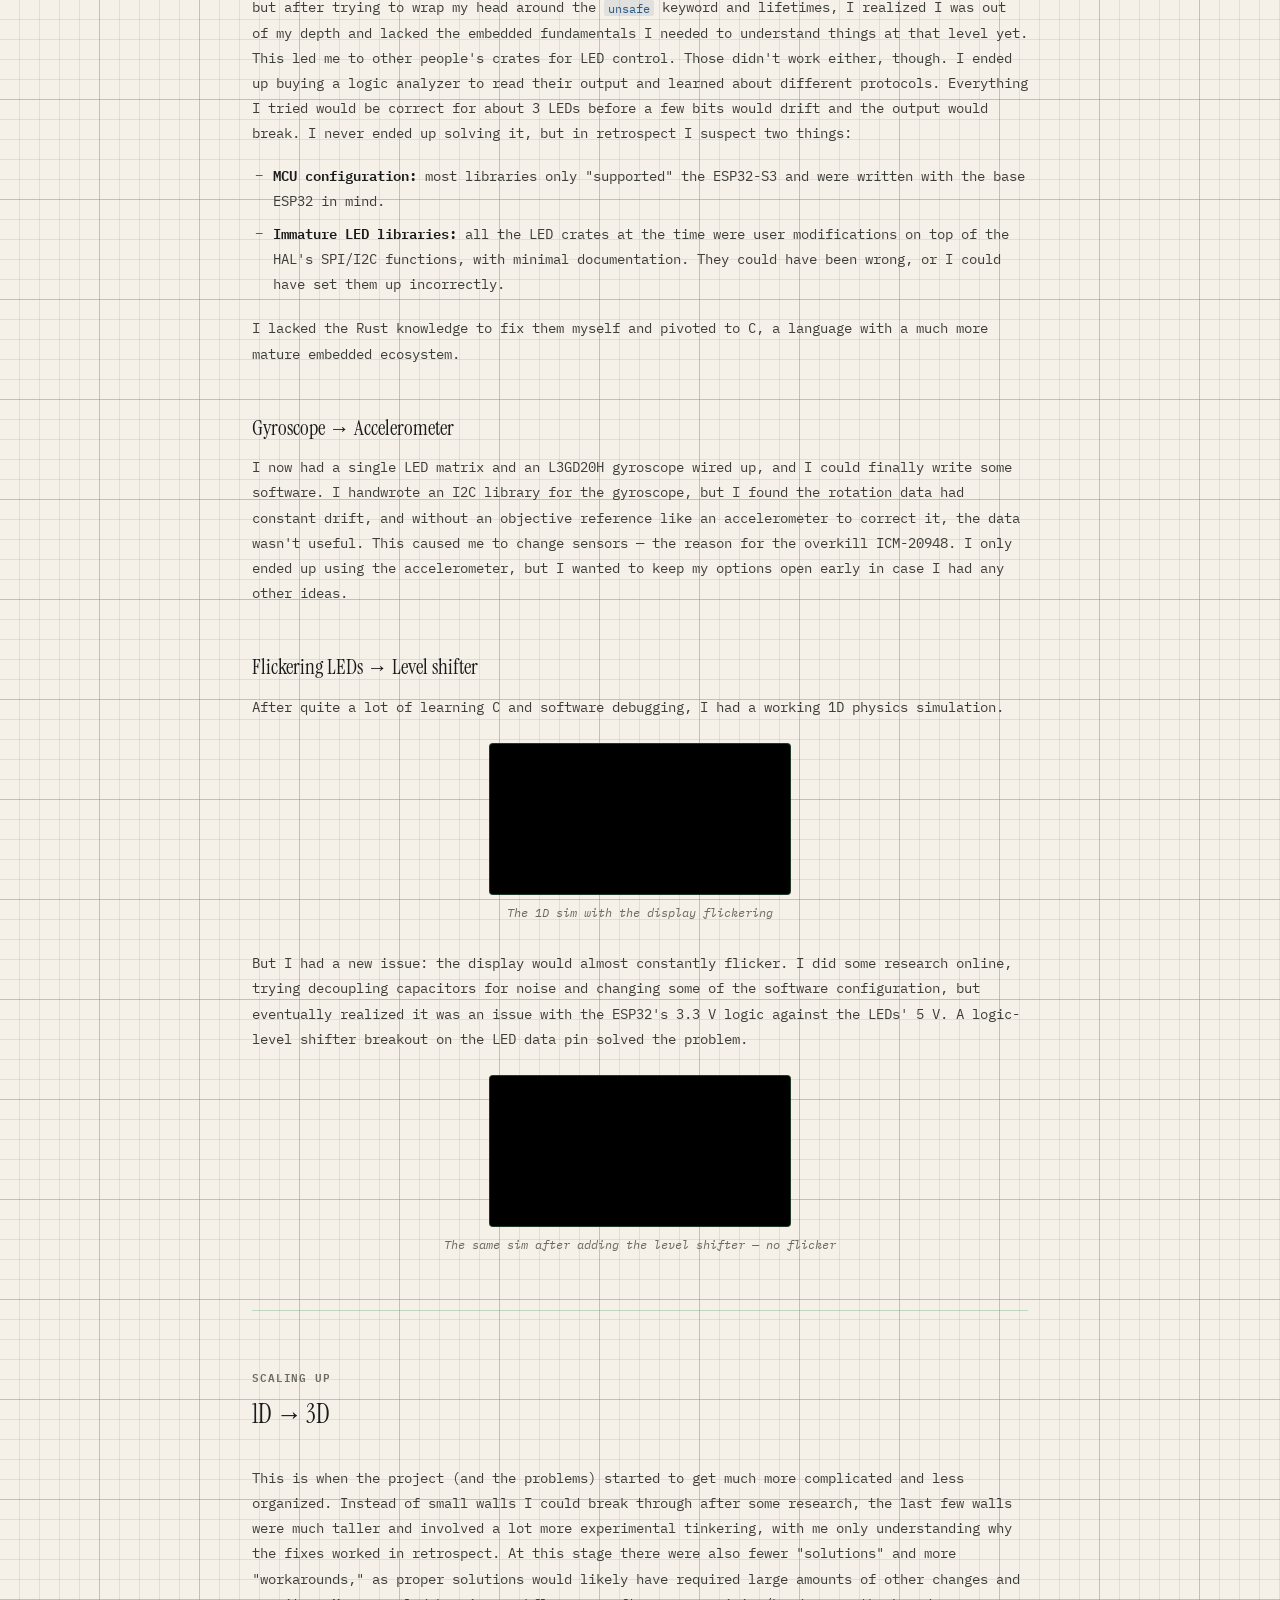
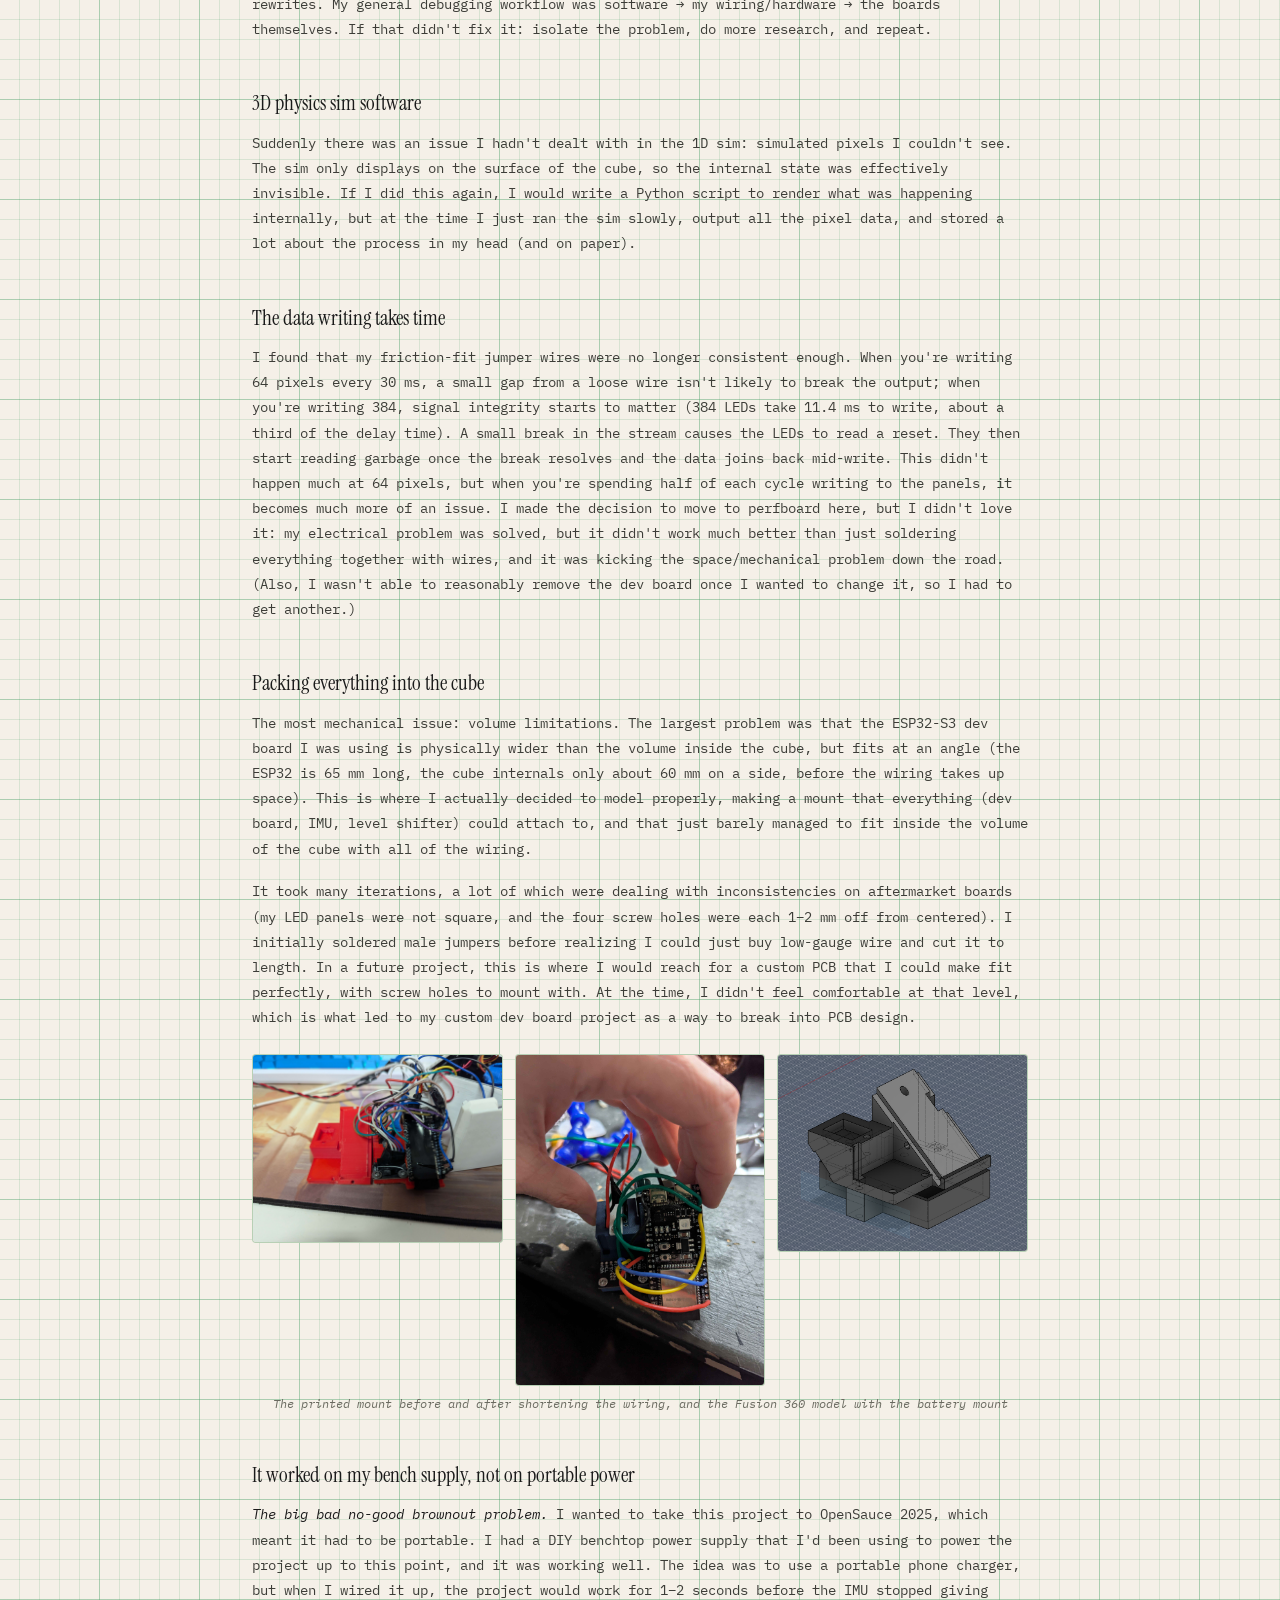
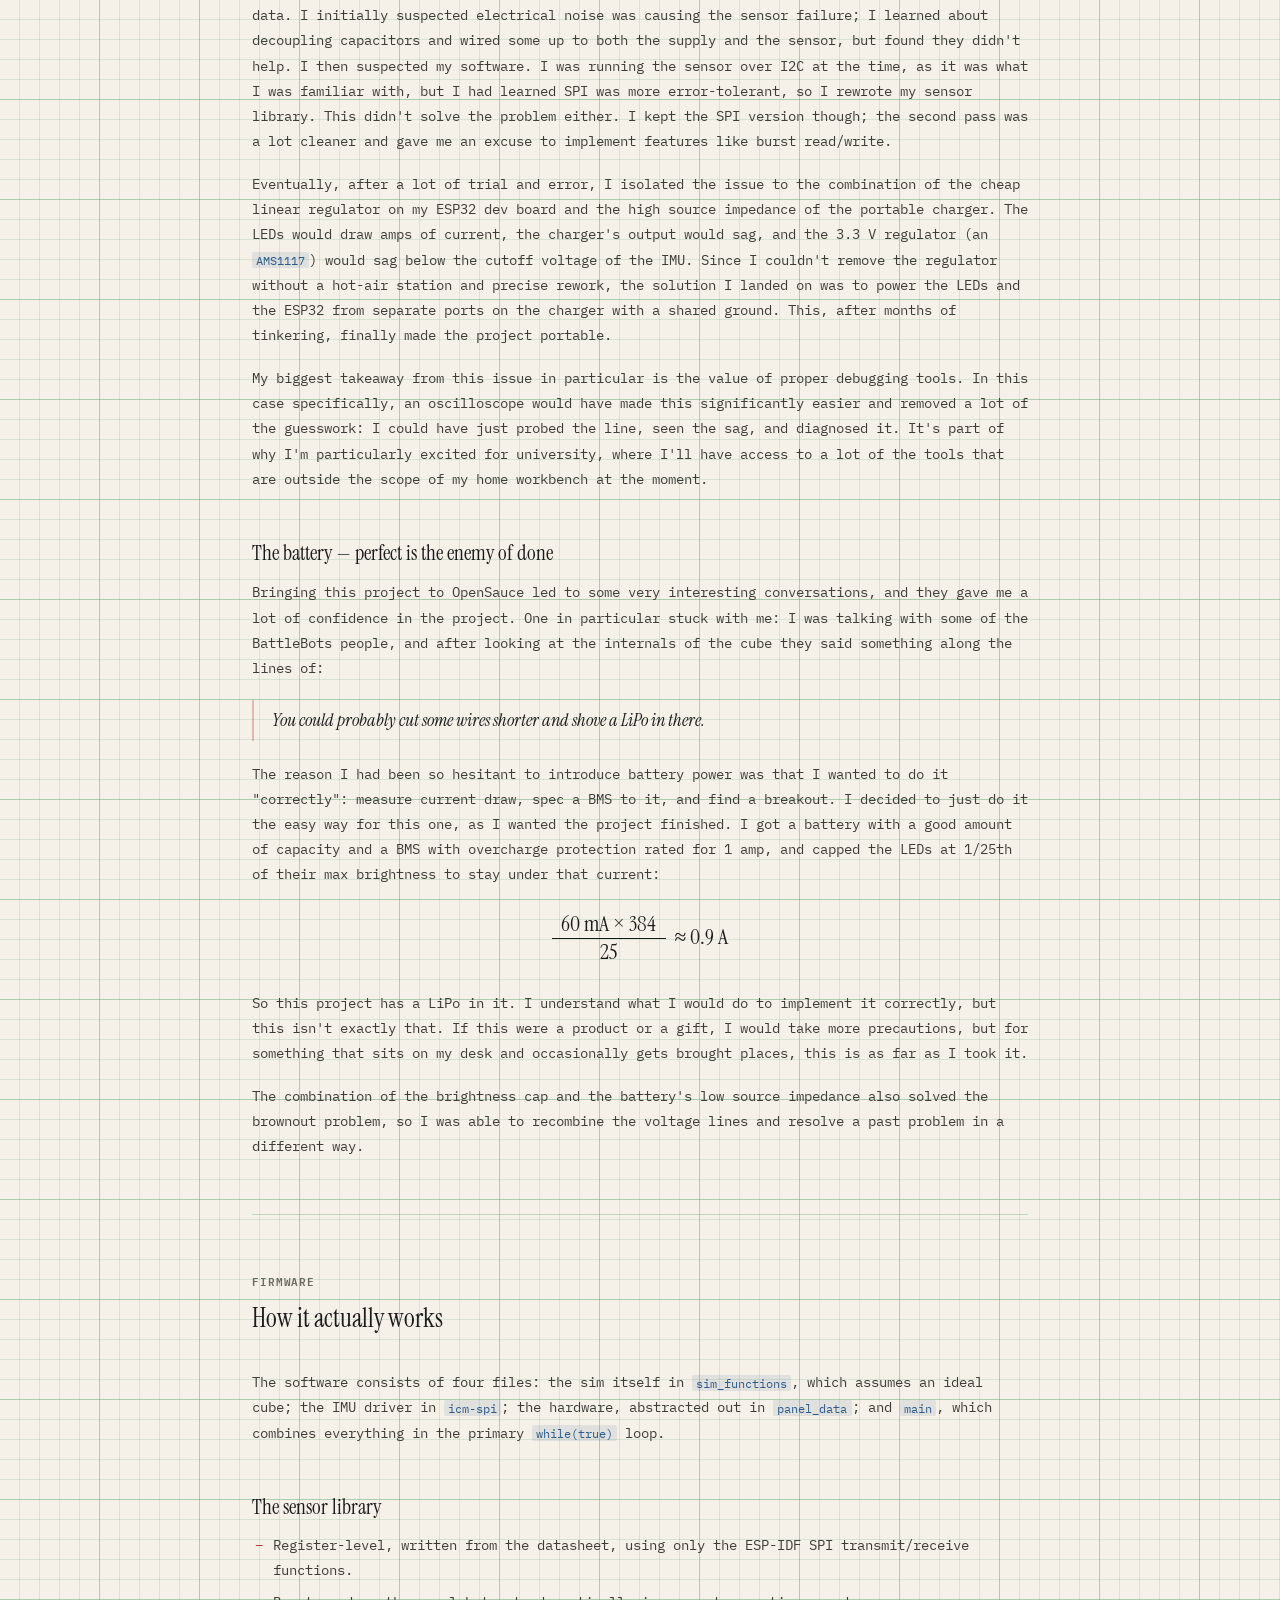
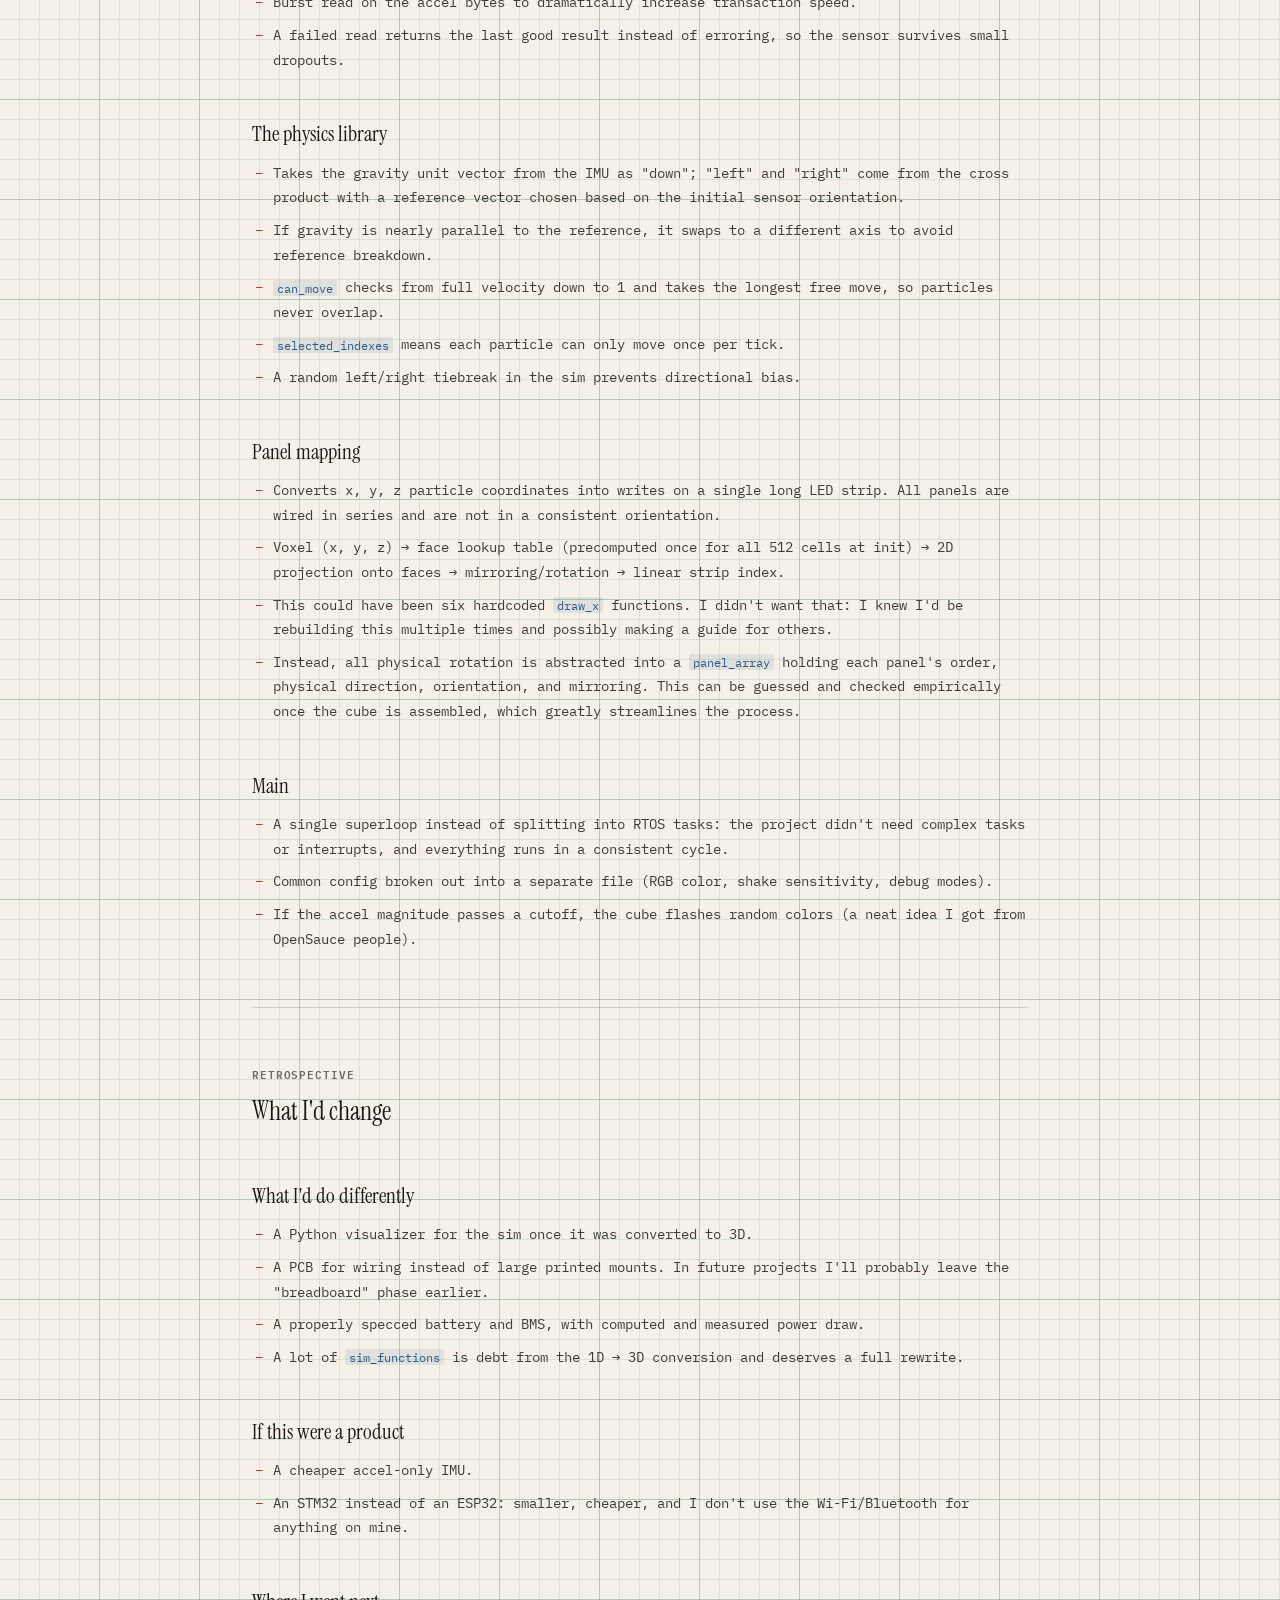
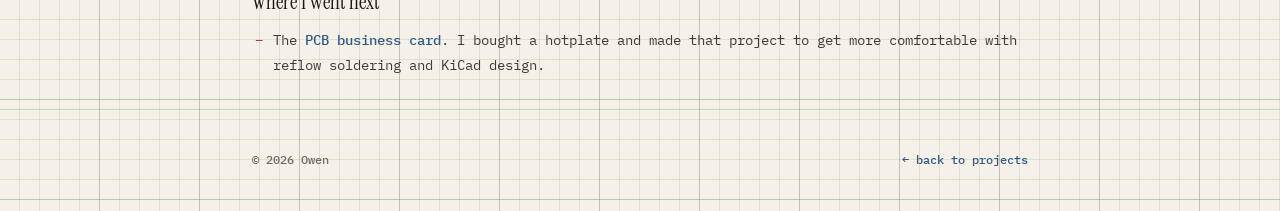
<file: projects/gravity-cube.html>
<!DOCTYPE html>
<html lang="en">

<head>
  <meta charset="UTF-8">
  <meta name="viewport" content="width=device-width, initial-scale=1.0">
  <title>LED Physics Cube — Owen</title>
  <meta name="description" content="Design writeup for the LED Physics Cube — a 3D falling-sand simulation on an ESP32-S3 driving a cube of WS2812B LED matrices.">
  <link rel="stylesheet" href="../style.css">
</head>

<body>

  <!-- Nav -->
  <header>
    <nav>
      <a href="/" class="nav-name">Owen</a>
      <ul class="nav-links">
        <li><a href="../index.html#projects">Projects</a></li>
        <li><a href="../index.html#background">Background</a></li>
        <li><a href="../index.html#contact">Contact</a></li>
      </ul>
    </nav>
  </header>

  <!-- Hero -->
  <section class="hero">
    <div class="container">
      <p class="hero-label">// project writeup</p>
      <h1>LED Physics Cube</h1>
      <p class="hero-intro">
        A 3D falling-sand physics simulation on a cube of <strong>384 WS2812B LEDs</strong>,
        driven by an <strong>ESP32-S3</strong> — built over about a year for
        <span class="marker">OpenSauce 2025/2026</span>.
      </p>
      <div class="status-bar">
        <span class="tech-tag">ESP32-S3</span>
        <span class="tech-tag">ESP-IDF</span>
        <span class="tech-tag">C</span>
        <span class="tech-tag">ICM-20948</span>
        <span class="tech-tag">SPI</span>
        <span class="tech-tag">WS2812B</span>
      </div>
    </div>
  </section>

  <div class="container">
    <hr class="divider">
  </div>

  <!-- Overview -->
  <section>
    <div class="container">
      <p class="section-label">Overview</p>
      <h2>What it is</h2>
      <div class="writeup">
        <p>
          A 3D falling-sand physics simulation running on an ESP32-S3, displayed on a
          cube of WS2812B LED matrices.
        </p>

        <figure class="media">
          <video src="/assets/Cube_working.mp4" autoplay muted loop playsinline preload="metadata"></video>
          <figcaption>The cube running the falling-sand sim (I shipped this to California for OpenSauce before I could get a better video, will update in a few weeks)</figcaption>
        </figure>

        <p>
          A year-long project that evolved heavily, built to take to OpenSauce 2025/2026.
        </p>

        <ul class="spec-list">
          <li><strong>MCU</strong> — ESP32-S3, programmed in C using the ESP-IDF HAL</li>
          <li><strong>Sensor</strong> — ICM-20948 over a hand-rolled, register-level SPI driver (the HAL is used only for raw read/write transactions)</li>
          <li><strong>LEDs</strong> — six 8×8 LED matrices, driven through the ESP-IDF <code>led_strip</code> library and a logic level shifter</li>
          <li><strong>Power</strong> — 2000&nbsp;mAh 1S battery through a BMS breakout with overcharge protection, boosted to 5&nbsp;V</li>
        </ul>
      </div>
    </div>
  </section>

  <div class="container">
    <hr class="divider">
  </div>

  <!-- Where it started -->
  <section>
    <div class="container">
      <p class="section-label">The initial plan</p>
      <h2>Where it started</h2>
      <div class="writeup">
        <p>
          The initial plan was, on the surface level, recognizable as the finished
          project: a cube of LED matrices controlled by an ESP32. I wanted to use as few
          external libraries as possible, as I was coming from Arduino. It seemed simple:
          wire up an ESP32, a gyroscope, and some LED panels, and write some code in Rust,
          since I was curious about it.
        </p>

        <h3>Rust → C</h3>
        <p>
          I spent the first few weeks trying to get my Rust code to work. I tried to write
          my own library, but after trying to wrap my head around the <code>unsafe</code>
          keyword and lifetimes, I realized I was out of my depth and lacked the embedded
          fundamentals I needed to understand things at that level yet. This led me to other
          people's crates for LED control. Those didn't work either, though. I ended up
          buying a logic analyzer to read their output and learned about different protocols.
          Everything I tried would be correct for about 3 LEDs before a few bits would drift
          and the output would break. I never ended up solving it, but in retrospect I
          suspect two things:
        </p>
        <ul>
          <li><strong>MCU configuration:</strong> most libraries only "supported" the ESP32-S3 and were written with the base ESP32 in mind.</li>
          <li><strong>Immature LED libraries:</strong> all the LED crates at the time were user modifications on top of the HAL's SPI/I2C functions, with minimal documentation. They could have been wrong, or I could have set them up incorrectly.</li>
        </ul>
        <p>
          I lacked the Rust knowledge to fix them myself and pivoted to C, a language with a
          much more mature embedded ecosystem.
        </p>

        <h3>Gyroscope → Accelerometer</h3>
        <p>
          I now had a single LED matrix and an L3GD20H gyroscope wired up, and I could
          finally write some software. I handwrote an I2C library for the gyroscope, but I
          found the rotation data had constant drift, and without an objective reference like
          an accelerometer to correct it, the data wasn't useful. This caused me to change
          sensors — the reason for the overkill ICM-20948. I only ended up using the
          accelerometer, but I wanted to keep my options open early in case I had any other
          ideas.
        </p>

        <h3>Flickering LEDs → Level shifter</h3>
        <p>
          After quite a lot of learning C and software debugging, I had a working 1D physics
          simulation.
        </p>

        <figure class="media">
          <video src="/assets/LED_with_flicker.mp4" autoplay muted loop playsinline preload="metadata"></video>
          <figcaption>The 1D sim with the display flickering</figcaption>
        </figure>

        <p>
          But I had a new issue: the display would almost constantly flicker. I did some
          research online, trying decoupling capacitors for noise and changing some of the
          software configuration, but eventually realized it was an issue with the ESP32's
          3.3&nbsp;V logic against the LEDs' 5&nbsp;V. A logic-level shifter breakout on the
          LED data pin solved the problem.
        </p>

        <figure class="media">
          <video src="/assets/LED_no_flicker.mp4" autoplay muted loop playsinline preload="metadata"></video>
          <figcaption>The same sim after adding the level shifter — no flicker</figcaption>
        </figure>
      </div>
    </div>
  </section>

  <div class="container">
    <hr class="divider">
  </div>

  <!-- 1D to 3D -->
  <section>
    <div class="container">
      <p class="section-label">Scaling up</p>
      <h2>1D → 3D</h2>
      <div class="writeup">
        <p>
          This is when the project (and the problems) started to get much more complicated
          and less organized. Instead of small walls I could break through after some
          research, the last few walls were much taller and involved a lot more experimental
          tinkering, with me only understanding why the fixes worked in retrospect. At this
          stage there were also fewer "solutions" and more "workarounds," as proper solutions
          would likely have required large amounts of other changes and rewrites. My general
          debugging workflow was software → my wiring/hardware → the boards themselves. If
          that didn't fix it: isolate the problem, do more research, and repeat.
        </p>

        <h3>3D physics sim software</h3>
        <p>
          Suddenly there was an issue I hadn't dealt with in the 1D sim: simulated pixels I
          couldn't see. The sim only displays on the surface of the cube, so the internal
          state was effectively invisible. If I did this again, I would write a Python script
          to render what was happening internally, but at the time I just ran the sim slowly,
          output all the pixel data, and stored a lot about the process in my head (and on
          paper).
        </p>

        <h3>The data writing takes time</h3>
        <p>
          I found that my friction-fit jumper wires were no longer consistent enough. When
          you're writing 64 pixels every 30&nbsp;ms, a small gap from a loose wire isn't
          likely to break the output; when you're writing 384, signal integrity starts to
          matter (384 LEDs take 11.4&nbsp;ms to write, about a third of the delay time). A
          small break in the stream causes the LEDs to read a reset. They then start reading
          garbage once the break resolves and the data joins back mid-write. This didn't
          happen much at 64 pixels, but when you're spending half of each cycle writing to the
          panels, it becomes much more of an issue. I made the decision to move to perfboard
          here, but I didn't love it: my electrical problem was solved, but it didn't work
          much better than just soldering everything together with wires, and it was kicking
          the space/mechanical problem down the road. (Also, I wasn't able to reasonably
          remove the dev board once I wanted to change it, so I had to get another.)
        </p>

        <h3>Packing everything into the cube</h3>
        <p>
          The most mechanical issue: volume limitations. The largest problem was that the
          ESP32-S3 dev board I was using is physically wider than the volume inside the cube,
          but fits at an angle (the ESP32 is 65&nbsp;mm long, the cube internals only about
          60&nbsp;mm on a side, before the wiring takes up space). This is where I actually
          decided to model properly, making a mount that everything (dev board, IMU, level
          shifter) could attach to, and that just barely managed to fit inside the volume of
          the cube with all of the wiring.
        </p>
        <p>
          It took many iterations, a lot of which were dealing with inconsistencies on
          aftermarket boards (my LED panels were not square, and the four screw holes were
          each 1–2&nbsp;mm off from centered). I initially soldered male jumpers before
          realizing I could just buy low-gauge wire and cut it to length. In a future project,
          this is where I would reach for a custom PCB that I could make fit perfectly, with
          screw holes to mount with. At the time, I didn't feel comfortable at that level,
          which is what led to my custom dev board project as a way to break into PCB design.
        </p>

        <figure class="media">
          <div class="media-grid">
            <img src="/assets/Mount_before_cut_wires.jpeg" alt="The printed component mount before shortening the wiring" loading="lazy">
            <img src="/assets/Mount_after_cut_wires.jpg" alt="The printed component mount after cutting the wires to length" loading="lazy">
            <img src="/assets/Fusion_screenshot_with_battery_mount.png" alt="Fusion 360 model of the mount, including the battery mount" loading="lazy">
          </div>
          <figcaption>The printed mount before and after shortening the wiring, and the Fusion 360 model with the battery mount</figcaption>
        </figure>

        <h3>It worked on my bench supply, not on portable power</h3>
        <p>
          <em>The big bad no-good brownout problem.</em> I wanted to take this project to
          OpenSauce 2025, which meant it had to be portable. I had a DIY benchtop power supply
          that I'd been using to power the project up to this point, and it was working well.
          The idea was to use a portable phone charger, but when I wired it up, the project
          would work for 1–2 seconds before the IMU stopped giving data. I initially suspected
          electrical noise was causing the sensor failure; I learned about decoupling
          capacitors and wired some up to both the supply and the sensor, but found they
          didn't help. I then suspected my software. I was running the sensor over I2C at the
          time, as it was what I was familiar with, but I had learned SPI was more
          error-tolerant, so I rewrote my sensor library. This didn't solve the problem
          either. I kept the SPI version though; the second pass was a lot cleaner and gave me
          an excuse to implement features like burst read/write.
        </p>
        <p>
          Eventually, after a lot of trial and error, I isolated the issue to the combination
          of the cheap linear regulator on my ESP32 dev board and the high source impedance of
          the portable charger. The LEDs would draw amps of current, the charger's output
          would sag, and the 3.3&nbsp;V regulator (an <code>AMS1117</code>) would sag below the
          cutoff voltage of the IMU. Since I couldn't remove the regulator without a hot-air
          station and precise rework, the solution I landed on was to power the LEDs and the
          ESP32 from separate ports on the charger with a shared ground. This, after months of
          tinkering, finally made the project portable.
        </p>
        <p>
          My biggest takeaway from this issue in particular is the value of proper debugging
          tools. In this case specifically, an oscilloscope would have made this significantly
          easier and removed a lot of the guesswork: I could have just probed the line, seen
          the sag, and diagnosed it. It's part of why I'm particularly excited for university,
          where I'll have access to a lot of the tools that are outside the scope of my home
          workbench at the moment.
        </p>

        <h3>The battery — perfect is the enemy of done</h3>
        <p>
          Bringing this project to OpenSauce led to some very interesting conversations, and
          they gave me a lot of confidence in the project. One in particular stuck with me: I
          was talking with some of the BattleBots people, and after looking at the internals
          of the cube they said something along the lines of:
        </p>
        <blockquote>You could probably cut some wires shorter and shove a LiPo in there.</blockquote>
        <p>
          The reason I had been so hesitant to introduce battery power was that I wanted to do
          it "correctly": measure current draw, spec a BMS to it, and find a breakout. I
          decided to just do it the easy way for this one, as I wanted the project finished. I
          got a battery with a good amount of capacity and a BMS with overcharge protection
          rated for 1&nbsp;amp, and capped the LEDs at 1/25th of their max brightness to stay
          under that current:
        </p>

        <div class="equation" aria-label="60 milliamps times 384, divided by 25, is approximately 0.9 amps">
          <span class="frac">
            <span class="num">60&nbsp;mA&nbsp;×&nbsp;384</span>
            <span class="den">25</span>
          </span>
          <span>≈&nbsp;0.9&nbsp;A</span>
        </div>

        <p>
          So this project has a LiPo in it. I understand what I would do to implement it
          correctly, but this isn't exactly that. If this were a product or a gift, I would
          take more precautions, but for something that sits on my desk and occasionally gets
          brought places, this is as far as I took it.
        </p>
        <p>
          The combination of the brightness cap and the battery's low source impedance also
          solved the brownout problem, so I was able to recombine the voltage lines and
          resolve a past problem in a different way.
        </p>
      </div>
    </div>
  </section>

  <div class="container">
    <hr class="divider">
  </div>

  <!-- Software -->
  <section>
    <div class="container">
      <p class="section-label">Firmware</p>
      <h2>How it actually works</h2>
      <div class="writeup">
        <p>
          The software consists of four files: the sim itself in <code>sim_functions</code>,
          which assumes an ideal cube; the IMU driver in <code>icm-spi</code>; the hardware,
          abstracted out in <code>panel_data</code>; and <code>main</code>, which combines
          everything in the primary <code>while(true)</code> loop.
        </p>

        <h3>The sensor library</h3>
        <ul>
          <li>Register-level, written from the datasheet, using only the ESP-IDF SPI transmit/receive functions.</li>
          <li>Burst read on the accel bytes to dramatically increase transaction speed.</li>
          <li>A failed read returns the last good result instead of erroring, so the sensor survives small dropouts.</li>
        </ul>

        <h3>The physics library</h3>
        <ul>
          <li>Takes the gravity unit vector from the IMU as "down"; "left" and "right" come from the cross product with a reference vector chosen based on the initial sensor orientation.</li>
          <li>If gravity is nearly parallel to the reference, it swaps to a different axis to avoid reference breakdown.</li>
          <li><code>can_move</code> checks from full velocity down to 1 and takes the longest free move, so particles never overlap.</li>
          <li><code>selected_indexes</code> means each particle can only move once per tick.</li>
          <li>A random left/right tiebreak in the sim prevents directional bias.</li>
        </ul>

        <h3>Panel mapping</h3>
        <ul>
          <li>Converts x, y, z particle coordinates into writes on a single long LED strip. All panels are wired in series and are not in a consistent orientation.</li>
          <li>Voxel (x, y, z) → face lookup table (precomputed once for all 512 cells at init) → 2D projection onto faces → mirroring/rotation → linear strip index.</li>
          <li>This could have been six hardcoded <code>draw_x</code> functions. I didn't want that: I knew I'd be rebuilding this multiple times and possibly making a guide for others.</li>
          <li>Instead, all physical rotation is abstracted into a <code>panel_array</code> holding each panel's order, physical direction, orientation, and mirroring. This can be guessed and checked empirically once the cube is assembled, which greatly streamlines the process.</li>
        </ul>

        <h3>Main</h3>
        <ul>
          <li>A single superloop instead of splitting into RTOS tasks: the project didn't need complex tasks or interrupts, and everything runs in a consistent cycle.</li>
          <li>Common config broken out into a separate file (RGB color, shake sensitivity, debug modes).</li>
          <li>If the accel magnitude passes a cutoff, the cube flashes random colors (a neat idea I got from OpenSauce people).</li>
        </ul>
      </div>
    </div>
  </section>

  <div class="container">
    <hr class="divider">
  </div>

  <!-- Retrospective -->
  <section>
    <div class="container">
      <p class="section-label">Retrospective</p>
      <h2>What I'd change</h2>
      <div class="writeup">
        <h3>What I'd do differently</h3>
        <ul>
          <li>A Python visualizer for the sim once it was converted to 3D.</li>
          <li>A PCB for wiring instead of large printed mounts. In future projects I'll probably leave the "breadboard" phase earlier.</li>
          <li>A properly specced battery and BMS, with computed and measured power draw.</li>
          <li>A lot of <code>sim_functions</code> is debt from the 1D → 3D conversion and deserves a full rewrite.</li>
        </ul>

        <h3>If this were a product</h3>
        <ul>
          <li>A cheaper accel-only IMU.</li>
          <li>An STM32 instead of an ESP32: smaller, cheaper, and I don't use the Wi-Fi/Bluetooth for anything on mine.</li>
        </ul>

        <h3>Where I went next</h3>
        <ul>
          <li>The <a href="atmega328pb-dev-board.html">PCB business card</a>. I bought a hotplate and made that project to get more comfortable with reflow soldering and KiCad design.</li>
        </ul>
      </div>
    </div>
  </section>

  <footer>
    <div class="container">
      <div class="footer-inner">
        <p>&copy; 2026 Owen</p>
        <p><a href="../index.html#projects">← back to projects</a></p>
      </div>
    </div>
  </footer>

</body>

</html>
</file>
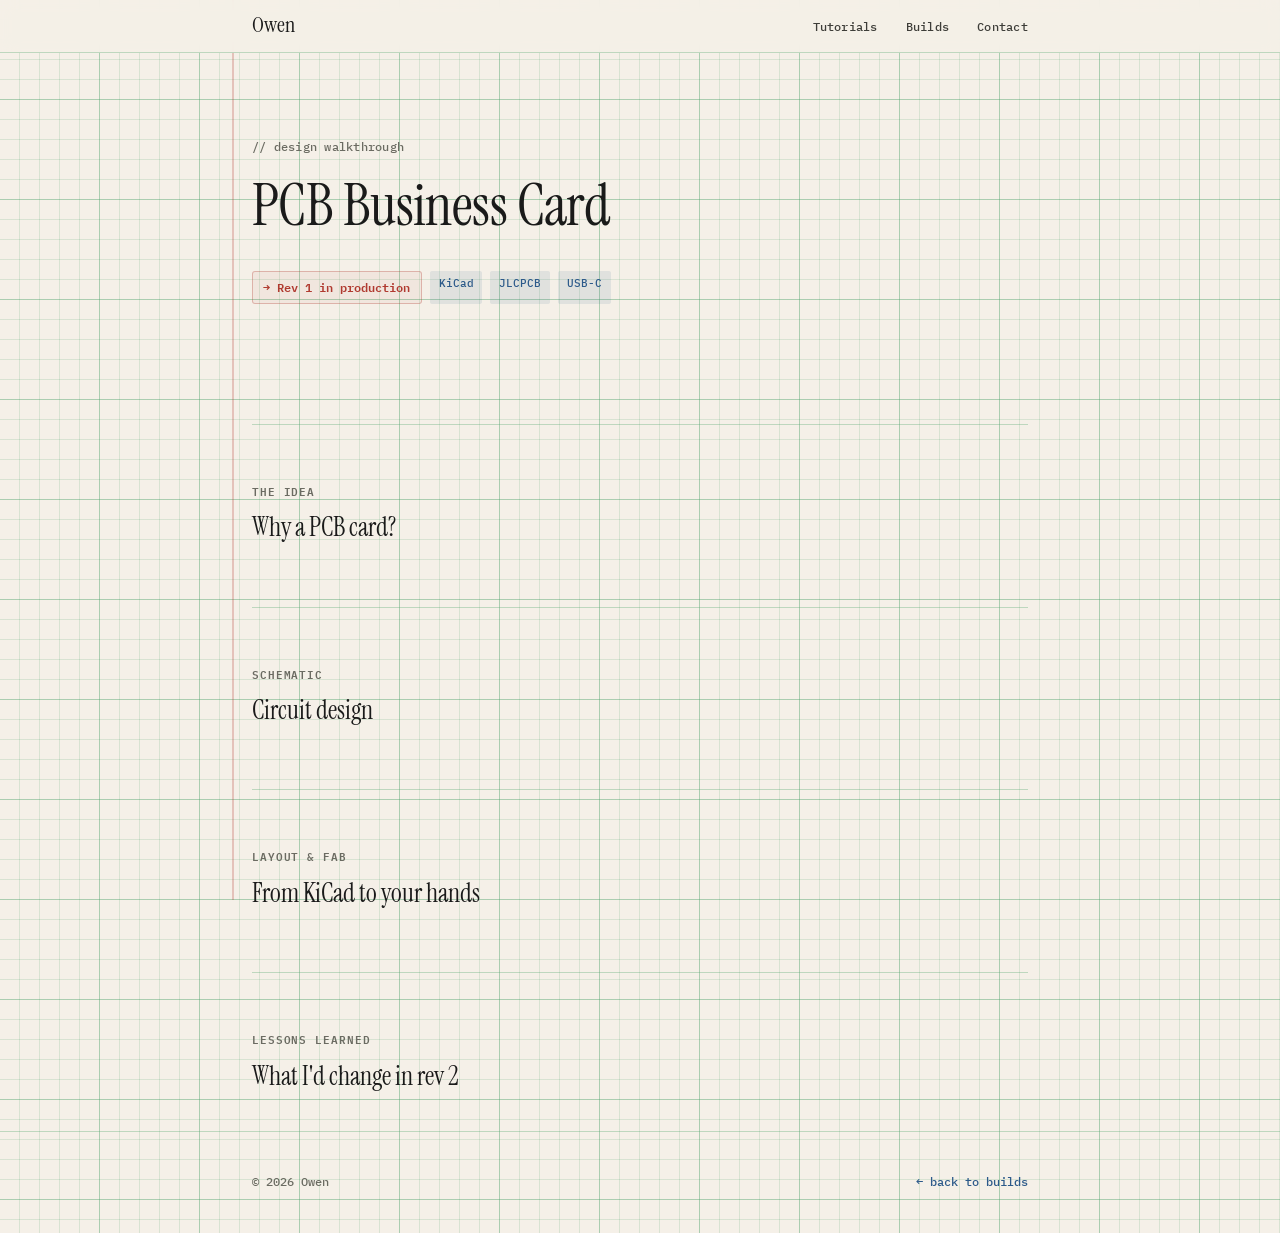
<file: projects/pcb-business-card-build.html>
<!DOCTYPE html>
<html lang="en">

<head>
  <meta charset="UTF-8">
  <meta name="viewport" content="width=device-width, initial-scale=1.0">
  <title>PCB Business Card — Design Walkthrough — Owen</title>
  <meta name="description" content="Design walkthrough for the ATmega328PB PCB business card dev board.">
  <link rel="stylesheet" href="../style.css">
</head>

<body>

  <!-- Nav -->
  <header>
    <nav>
      <a href="/" class="nav-name">Owen</a>
      <ul class="nav-links">
        <li><a href="../maker.html#tutorials">Tutorials</a></li>
        <li><a href="../maker.html#builds">Builds</a></li>
        <li><a href="../maker.html#contact">Contact</a></li>
      </ul>
    </nav>
  </header>

  <!-- Hero -->
  <section class="hero">
    <div class="container">
      <p class="hero-label">// design walkthrough</p>
      <h1>PCB Business Card</h1>
      <p class="hero-intro">
        <!-- TODO: one-line summary — what it is and why you made it -->
      </p>
      <div class="status-bar">
        <span class="status-tag now">Rev 1 in production</span>
        <span class="tech-tag">KiCad</span>
        <span class="tech-tag">JLCPCB</span>
        <span class="tech-tag">USB-C</span>
      </div>
    </div>
  </section>

  <div class="container">
    <hr class="divider">
  </div>

  <!-- Concept -->
  <section>
    <div class="container">
      <p class="section-label">The idea</p>
      <h2>Why a PCB card?</h2>
      <p>
        <!-- TODO: origin story, what problem it solves, the business card angle -->
      </p>
    </div>
  </section>

  <div class="container">
    <hr class="divider">
  </div>

  <!-- Schematic -->
  <section>
    <div class="container">
      <p class="section-label">Schematic</p>
      <h2>Circuit design</h2>
      <p>
        <!-- TODO: walkthrough of key design choices — USB-C CC resistors, DTR reset, crystal, decoupling -->
      </p>
    </div>
  </section>

  <div class="container">
    <hr class="divider">
  </div>

  <!-- Layout & Fab -->
  <section>
    <div class="container">
      <p class="section-label">Layout & Fab</p>
      <h2>From KiCad to your hands</h2>
      <p>
        <!-- TODO: layout process, JLCPCB order, LCSC BOM, hotplate assembly -->
      </p>
    </div>
  </section>

  <div class="container">
    <hr class="divider">
  </div>

  <!-- Lessons -->
  <section>
    <div class="container">
      <p class="section-label">Lessons learned</p>
      <h2>What I'd change in rev 2</h2>
      <p>
        <!-- TODO: what worked, what didn't, rev 2 ideas -->
      </p>
    </div>
  </section>

  <footer>
    <div class="container">
      <div class="footer-inner">
        <p>&copy; 2026 Owen</p>
        <p><a href="../maker.html#builds">← back to builds</a></p>
      </div>
    </div>
  </footer>

</body>

</html>
</file>
<file: style.css>
/* =========================================
   Owen's Portfolio — Engineering Notebook
   ========================================= */

@import url('https://fonts.googleapis.com/css2?family=IBM+Plex+Mono:ital,wght@0,400;0,500;0,600;0,700;1,400&family=Instrument+Serif&display=swap');

/* --- Tokens --- */
:root {
  --paper:      #f5f0e8;
  --paper-dark: #ece6da;
  --grid-line:  rgba(86, 166, 112, 0.18);
  --grid-heavy: rgba(86, 166, 112, 0.35);
  --ink:        #1a1a1a;
  --ink-mid:    #3d3d38;
  --ink-light:  #6b6b62;
  --red-ink:    #b03a30;
  --blue-ink:   #2d5a8a;
  --pencil:     #6a6a60;
  --highlight:  rgba(255, 224, 82, 0.55);
  --mono:       'IBM Plex Mono', monospace;
  --serif:      'Instrument Serif', Georgia, serif;
  --grid-sm:    20px;
  --grid-lg:    100px;
}

/* --- Reset & Base --- */
*, *::before, *::after { box-sizing: border-box; margin: 0; padding: 0; }

html {
  font-size: 16px;
  scroll-behavior: smooth;
  -webkit-font-smoothing: antialiased;
}

body {
  font-family: var(--mono);
  font-size: 0.9rem;
  font-weight: 400;
  background: var(--paper);
  color: var(--ink);
  line-height: 1.75;
  overflow-x: hidden;

  /* Engineering paper grid */
  background-image:
    linear-gradient(var(--grid-heavy) 1px, transparent 1px),
    linear-gradient(90deg, var(--grid-heavy) 1px, transparent 1px),
    linear-gradient(var(--grid-line) 1px, transparent 1px),
    linear-gradient(90deg, var(--grid-line) 1px, transparent 1px);
  background-size:
    var(--grid-lg) var(--grid-lg),
    var(--grid-lg) var(--grid-lg),
    var(--grid-sm) var(--grid-sm),
    var(--grid-sm) var(--grid-sm);
  background-position: -1px -1px;
}

a {
  color: var(--blue-ink);
  text-decoration: none;
  font-weight: 500;
  transition: color 0.2s;
}
a:hover { color: var(--red-ink); }

/* --- Layout --- */
.container {
  max-width: 840px;
  margin: 0 auto;
  padding: 0 2rem;
}

/* --- Margin line (left red rule) --- */
body::before {
  content: '';
  position: fixed;
  top: 0;
  bottom: 0;
  left: calc((100vw - 840px) / 2 + 2rem - 20px);
  width: 2px;
  background: rgba(176, 58, 48, 0.25);
  z-index: 10;
  pointer-events: none;
}

@media (max-width: 900px) {
  body::before { left: 12px; }
}

/* --- Header / Nav --- */
header {
  position: fixed;
  top: 0;
  left: 0;
  right: 0;
  z-index: 100;
  background: rgba(245, 240, 232, 0.92);
  backdrop-filter: blur(8px);
  -webkit-backdrop-filter: blur(8px);
  border-bottom: 1px solid var(--grid-heavy);
}

nav {
  max-width: 840px;
  margin: 0 auto;
  padding: 0 2rem;
  height: 52px;
  display: flex;
  align-items: center;
  justify-content: space-between;
}

.nav-name {
  font-family: var(--serif);
  font-size: 1.35rem;
  color: var(--ink);
  font-weight: 400;
}

.nav-links {
  display: flex;
  gap: 1.75rem;
  list-style: none;
}

.nav-links a {
  font-family: var(--mono);
  font-size: 0.78rem;
  font-weight: 500;
  color: var(--ink-mid);
  letter-spacing: 0.02em;
}
.nav-links a:hover { color: var(--red-ink); }


/* =========================================
   Landing / Fork Page
   ========================================= */

.landing {
  min-height: 100vh;
  display: flex;
  align-items: center;
  justify-content: center;
  padding: 2rem;
}

.landing-card {
  max-width: 520px;
  width: 100%;
  text-align: center;
}

.landing-card h1 {
  font-family: var(--serif);
  font-size: 2.8rem;
  font-weight: 400;
  color: var(--ink);
  margin-bottom: 0.5rem;
}

.landing-card .tagline {
  font-size: 0.85rem;
  color: var(--ink-mid);
  margin-bottom: 2rem;
}

.landing-prompt {
  font-size: 0.72rem;
  letter-spacing: 0.04em;
  text-transform: uppercase;
  color: var(--ink-light);
  font-weight: 600;
  margin-bottom: 1.25rem;
}

.landing-prompt::before { content: '↓ '; color: var(--red-ink); }

.landing-paths {
  display: grid;
  grid-template-columns: 1fr 1fr;
  gap: 1rem;
  margin-bottom: 2.5rem;
}

.landing-path {
  display: flex;
  flex-direction: column;
  align-items: center;
  padding: 2rem 1.5rem;
  border: 2px solid var(--grid-heavy);
  border-radius: 6px;
  background: rgba(245, 240, 232, 0.6);
  color: inherit;
  font-weight: 400;
  transition: all 0.25s;
  cursor: pointer;
}

.landing-path:hover {
  border-color: rgba(86, 166, 112, 0.6);
  background: rgba(255, 230, 100, 0.12);
  transform: translateY(-2px);
}

.landing-path .path-icon {
  font-size: 1.6rem;
  margin-bottom: 0.75rem;
  line-height: 1;
}

.landing-path h2 {
  font-family: var(--serif);
  font-size: 1.25rem;
  font-weight: 400;
  margin-bottom: 0.35rem;
  color: var(--ink);
}

.landing-path p {
  font-size: 0.76rem;
  color: var(--ink-mid);
  line-height: 1.6;
}

.landing-path .path-arrow {
  margin-top: 1rem;
  font-size: 0.8rem;
  color: var(--blue-ink);
  font-weight: 600;
  transition: color 0.25s, transform 0.25s;
}

.landing-path:hover .path-arrow {
  color: var(--red-ink);
  transform: translateX(3px);
}

.landing-footer {
  font-size: 0.72rem;
  color: var(--ink-light);
}

.landing-footer a {
  color: var(--ink-light);
  font-weight: 400;
  text-decoration: underline;
  text-decoration-color: rgba(107, 107, 98, 0.3);
  text-underline-offset: 2px;
}
.landing-footer a:hover { color: var(--red-ink); }

@media (max-width: 480px) {
  .landing-paths { grid-template-columns: 1fr; }
  .landing-card h1 { font-size: 2.2rem; }
}


/* =========================================
   Content Pages (shared)
   ========================================= */

/* --- Hero --- */
.hero {
  padding: 8.5rem 0 4rem;
}

.hero-label {
  font-size: 0.76rem;
  color: var(--ink-light);
  font-weight: 500;
  margin-bottom: 1rem;
  letter-spacing: 0.02em;
}

.hero h1 {
  font-family: var(--serif);
  font-size: clamp(2.4rem, 5.5vw, 3.6rem);
  font-weight: 400;
  line-height: 1.15;
  color: var(--ink);
  margin-bottom: 1.5rem;
  letter-spacing: -0.01em;
}

.hero-intro {
  font-size: 0.9rem;
  color: var(--ink-mid);
  max-width: 580px;
  line-height: 1.85;
}

.hero-intro strong {
  color: var(--ink);
  font-weight: 600;
}

/* Highlight marker effect — reads like a real highlighter stroke
   that only covers the text band (wraps cleanly across lines) */
.marker {
  background-image: linear-gradient(var(--highlight), var(--highlight));
  background-repeat: no-repeat;
  background-size: 100% 0.72em;
  background-position: 0 0.5em;
  padding: 0 0.15em;
  margin: 0 -0.1em;
  color: var(--ink);
  font-weight: 500;
}

/* Red-pen emphasis for the single most important phrase on a page */
.marker-red {
  background-image: linear-gradient(rgba(176, 58, 48, 0.16), rgba(176, 58, 48, 0.16));
  background-repeat: no-repeat;
  background-size: 100% 0.72em;
  background-position: 0 0.5em;
  padding: 0 0.15em;
  margin: 0 -0.1em;
  color: var(--red-ink);
  font-weight: 600;
}

/* Inline underline-emphasis, like a pencil underline in a notebook */
.underline-note {
  font-weight: 600;
  color: var(--ink);
  border-bottom: 2px solid var(--grid-heavy);
  padding-bottom: 1px;
}

/* --- Status tags --- */
.status-bar {
  margin-top: 2rem;
  display: flex;
  flex-wrap: wrap;
  gap: 0.5rem;
}

.status-tag {
  font-size: 0.74rem;
  font-weight: 500;
  padding: 0.3rem 0.65rem;
  border: 1px solid rgba(86, 166, 112, 0.35);
  border-radius: 3px;
  color: var(--ink-mid);
  background: rgba(86, 166, 112, 0.06);
}

.status-tag.now {
  color: var(--red-ink);
  font-weight: 600;
  border-color: rgba(176, 58, 48, 0.3);
  background: rgba(176, 58, 48, 0.05);
}

.status-tag.now::before {
  content: '→ ';
}

/* --- Hero action buttons --- */
.hero-actions {
  margin-top: 2rem;
  display: flex;
  flex-wrap: wrap;
  gap: 0.75rem;
}

.btn-primary,
.btn-secondary {
  font-size: 0.82rem;
  font-weight: 600;
  padding: 0.55rem 1.2rem;
  border-radius: 3px;
  transition: all 0.2s;
}

.btn-primary {
  background: var(--red-ink);
  color: var(--paper);
  border: 1.5px solid var(--red-ink);
}
.btn-primary:hover {
  background: #93312a;
  border-color: #93312a;
  color: var(--paper);
}

.btn-secondary {
  border: 1.5px solid var(--grid-heavy);
  color: var(--ink-mid);
}
.btn-secondary:hover {
  color: var(--blue-ink);
  border-color: var(--blue-ink);
}

/* --- Résumé page --- */
.resume-frame {
  display: block;
  width: 100%;
  height: 80vh;
  min-height: 500px;
  border: 1.5px solid var(--grid-heavy);
  border-radius: 4px;
  background: var(--paper-dark);
  margin-top: 1rem;
  margin-bottom: 2rem;
}

.resume-fallback {
  padding: 3rem 2rem;
  text-align: center;
  color: var(--ink-mid);
  font-size: 0.85rem;
  line-height: 1.8;
}

/* --- Divider --- */
.divider {
  border: none;
  border-top: 1px solid var(--grid-heavy);
  margin: 3.5rem 0;
}

/* --- Section headers --- */
.section-label {
  font-size: 0.7rem;
  font-weight: 600;
  letter-spacing: 0.08em;
  text-transform: uppercase;
  color: var(--ink-light);
  margin-bottom: 0.25rem;
}

section h2 {
  font-family: var(--serif);
  font-size: 1.65rem;
  font-weight: 400;
  margin-bottom: 1.75rem;
  color: var(--ink);
}

/* --- Project Cards --- */
.projects-grid {
  display: grid;
  grid-template-columns: 1fr;
  gap: 1rem;
}

.project-card {
  background: rgba(245, 240, 232, 0.7);
  border: 1.5px solid var(--grid-heavy);
  border-radius: 4px;
  padding: 1.5rem 1.75rem;
  display: block;
  color: inherit;
  font-weight: 400;
  transition: background 0.2s, border-color 0.2s;
  position: relative;
}

.project-card:hover {
  background: rgba(255, 230, 100, 0.1);
  border-color: rgba(86, 166, 112, 0.55);
}

.project-card h3 {
  font-family: var(--serif);
  font-size: 1.25rem;
  font-weight: 400;
  margin-bottom: 0.5rem;
}

.project-card p {
  font-size: 0.85rem;
  color: var(--ink-mid);
  margin-bottom: 1rem;
  line-height: 1.8;
}

.project-card p strong,
.bg-card p strong {
  color: var(--ink);
  font-weight: 600;
}

.project-card .note {
  font-style: italic;
  color: var(--pencil);
  font-size: 0.8rem;
  font-weight: 400;
}

.tech-stack {
  display: flex;
  flex-wrap: wrap;
  gap: 0.35rem;
}

.tech-tag {
  font-size: 0.7rem;
  font-weight: 500;
  padding: 0.18rem 0.55rem;
  background: rgba(45, 90, 138, 0.1);
  color: var(--blue-ink);
  border-radius: 2px;
}

/* --- Background Grid --- */
.background-grid {
  display: grid;
  grid-template-columns: 1fr 1fr;
  gap: 1rem;
}

.bg-card {
  padding: 1.25rem 1.5rem;
  border-left: 2.5px solid rgba(176, 58, 48, 0.25);
}

.bg-card h3 {
  font-family: var(--serif);
  font-size: 1.1rem;
  font-weight: 400;
  margin-bottom: 0.25rem;
}

.bg-card .sub {
  font-size: 0.76rem;
  font-weight: 500;
  color: var(--ink-light);
  margin-bottom: 0.4rem;
}

.bg-card p {
  font-size: 0.85rem;
  color: var(--ink-mid);
  line-height: 1.75;
}

/* --- Contact --- */
.contact-links {
  display: flex;
  gap: 1rem;
  margin-top: 1rem;
}

.contact-links a {
  font-size: 0.82rem;
  font-weight: 500;
  padding: 0.5rem 1.1rem;
  border: 1.5px solid var(--grid-heavy);
  border-radius: 3px;
  color: var(--ink-mid);
  transition: all 0.2s;
}

.contact-links a:hover {
  color: var(--blue-ink);
  border-color: var(--blue-ink);
}

.maker-link {
  margin-top: 1.25rem;
  font-size: 0.82rem;
  color: var(--pencil);
}

/* --- AI Disclaimer Note --- */
.ai-note {
  display: inline-block;
  position: relative;
  font-size: 0.72rem;
  color: var(--pencil);
  cursor: default;
}

.ai-note-trigger {
  font-style: italic;
  border-bottom: 1px dotted var(--pencil);
  padding-bottom: 1px;
}

.ai-note-body {
  max-height: 0;
  overflow: hidden;
  opacity: 0;
  transition: max-height 0.3s ease, opacity 0.25s ease;
  position: absolute;
  bottom: calc(100% + 6px);
  left: 50%;
  transform: translateX(-50%);
  width: 280px;
  background: var(--paper-dark);
  border: 1px solid var(--grid-heavy);
  border-radius: 4px;
  padding: 0 0.75rem;
  text-align: left;
  line-height: 1.6;
  font-style: normal;
  z-index: 50;
  pointer-events: none;
}

.ai-note:hover .ai-note-body {
  max-height: 200px;
  opacity: 1;
  padding: 0.6rem 0.75rem;
}

/* --- Footer --- */
footer {
  padding: 2.5rem 0;
  margin-top: 2rem;
  border-top: 1px solid var(--grid-heavy);
}

.footer-inner {
  display: flex;
  justify-content: space-between;
  align-items: center;
}

.footer-inner p {
  font-size: 0.74rem;
  color: var(--ink-light);
  font-weight: 500;
}

/* =========================================
   Project Writeup / Article Prose
   ========================================= */

/* Wraps the body prose of a writeup section (after .section-label + h2).
   Scoped so these generic tag styles never leak onto the card pages. */
.writeup p {
  font-size: 0.9rem;
  color: var(--ink-mid);
  margin-bottom: 1.1rem;
}

.writeup p strong { color: var(--ink); font-weight: 600; }
.writeup p em { color: var(--ink); }

.writeup h3 {
  font-family: var(--serif);
  font-size: 1.3rem;
  font-weight: 400;
  color: var(--ink);
  margin: 2.75rem 0 0.5rem;
}

.writeup ul {
  list-style: none;
  margin: 0 0 1.2rem;
  padding: 0;
}

.writeup li {
  position: relative;
  font-size: 0.88rem;
  color: var(--ink-mid);
  line-height: 1.75;
  padding-left: 1.3rem;
  margin-bottom: 0.5rem;
}

.writeup li strong { color: var(--ink); font-weight: 600; }

/* pencil-dash bullet */
.writeup li::before {
  content: '–';
  position: absolute;
  left: 0.2rem;
  color: var(--red-ink);
  font-weight: 700;
}

/* spec / BOM list at the top of a writeup uses a dot instead of a dash */
.spec-list li::before { content: '·'; font-size: 1.2em; left: 0.3rem; top: -0.05em; }

/* inline code / source-file references */
.writeup code {
  font-family: var(--mono);
  font-size: 0.82em;
  background: rgba(45, 90, 138, 0.1);
  color: var(--blue-ink);
  padding: 0.05em 0.35em;
  border-radius: 2px;
}

/* pull-quote (notebook margin note) */
.writeup blockquote {
  margin: 1.25rem 0;
  padding: 0.4rem 0 0.4rem 1.1rem;
  border-left: 2.5px solid rgba(176, 58, 48, 0.3);
  font-family: var(--serif);
  font-size: 1.15rem;
  line-height: 1.5;
  color: var(--ink);
  font-style: italic;
}

/* --- Media placeholder slots (drop in an image / video / gif) --- */
.media-slot {
  margin: 1.5rem 0 1.75rem;
  padding: 1.75rem 1.5rem;
  border: 1.5px dashed rgba(86, 166, 112, 0.55);
  border-radius: 4px;
  background: rgba(86, 166, 112, 0.05);
  text-align: center;
}

.media-slot .slot-kind {
  display: inline-block;
  font-size: 0.64rem;
  font-weight: 600;
  letter-spacing: 0.1em;
  text-transform: uppercase;
  color: var(--red-ink);
  border: 1px solid rgba(176, 58, 48, 0.3);
  border-radius: 2px;
  padding: 0.15rem 0.5rem;
  margin-bottom: 0.65rem;
}

.media-slot .slot-desc {
  display: block;
  font-size: 0.82rem;
  color: var(--ink-mid);
  line-height: 1.6;
}

/* --- Embedded media (video / images) --- */
.writeup figure.media { margin: 1.5rem 0 1.75rem; }

.writeup figure.media video {
  display: block;
  max-width: 100%;
  max-height: 70vh;   /* keeps tall phone clips from dominating the page */
  margin: 0 auto;
  border: 1.5px solid var(--grid-heavy);
  border-radius: 4px;
  background: #000;
}

.writeup figure.media img {
  display: block;
  width: 100%;
  height: auto;
  border: 1.5px solid var(--grid-heavy);
  border-radius: 4px;
  background: var(--paper-dark);
}

/* gallery of images sharing one caption */
.writeup figure.media .media-grid {
  display: grid;
  grid-template-columns: repeat(auto-fit, minmax(180px, 1fr));
  gap: 0.75rem;
  align-items: start;
}

.writeup figure.media figcaption {
  margin-top: 0.55rem;
  font-size: 0.76rem;
  font-style: italic;
  color: var(--pencil);
  text-align: center;
  line-height: 1.5;
}

/* --- Hand-typeset display equation (no JS / no MathJax dependency) --- */
.equation {
  display: flex;
  justify-content: center;
  align-items: center;
  gap: 0.4em;
  margin: 1.5rem 0;
  font-family: var(--serif);
  font-size: 1.35rem;
  color: var(--ink);
}

.equation .frac {
  display: inline-flex;
  flex-direction: column;
  text-align: center;
  line-height: 1.25;
}

.equation .frac .num { border-bottom: 1.5px solid var(--ink); padding: 0 0.45em; }
.equation .frac .den { padding: 0 0.45em; }

/* --- Responsive --- */
@media (max-width: 640px) {
  .hero { padding: 7rem 0 3rem; }
  .media-slot { padding: 1.5rem 1rem; }
  .equation { font-size: 1.1rem; }
  .background-grid { grid-template-columns: 1fr; }
  .nav-links { gap: 1rem; }
  .contact-links { flex-direction: column; }
  .contact-links a { text-align: center; }
  .footer-inner { flex-direction: column; gap: 0.5rem; }
}

/* Narrow phones: tighten the nav so all items fit on one line */
@media (max-width: 480px) {
  nav { padding: 0 0.85rem; }
  .nav-links { gap: 0.6rem; }
  .nav-links a { font-size: 0.7rem; letter-spacing: 0; }
}

/* Very small phones: shrink a touch more so nothing clips */
@media (max-width: 340px) {
  .nav-links { gap: 0.5rem; }
  .nav-links a { font-size: 0.62rem; }
}
</file>
